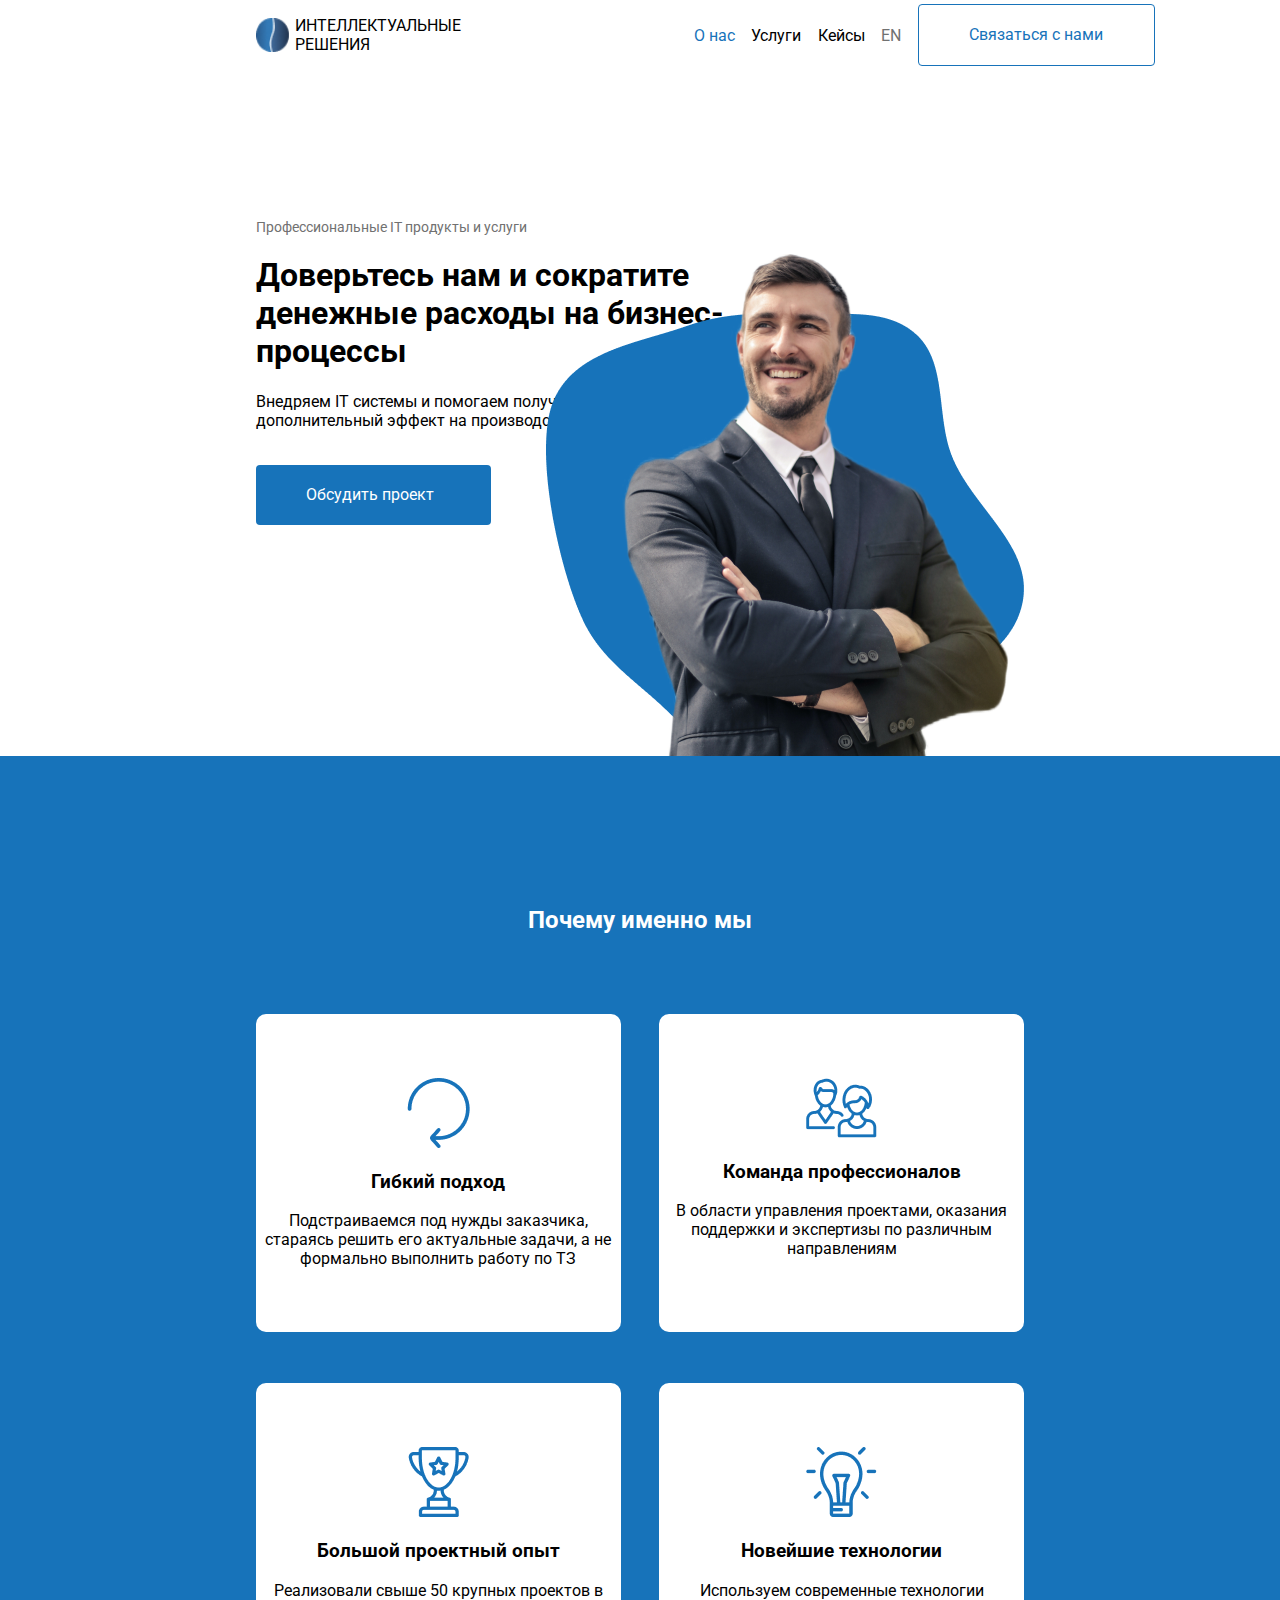
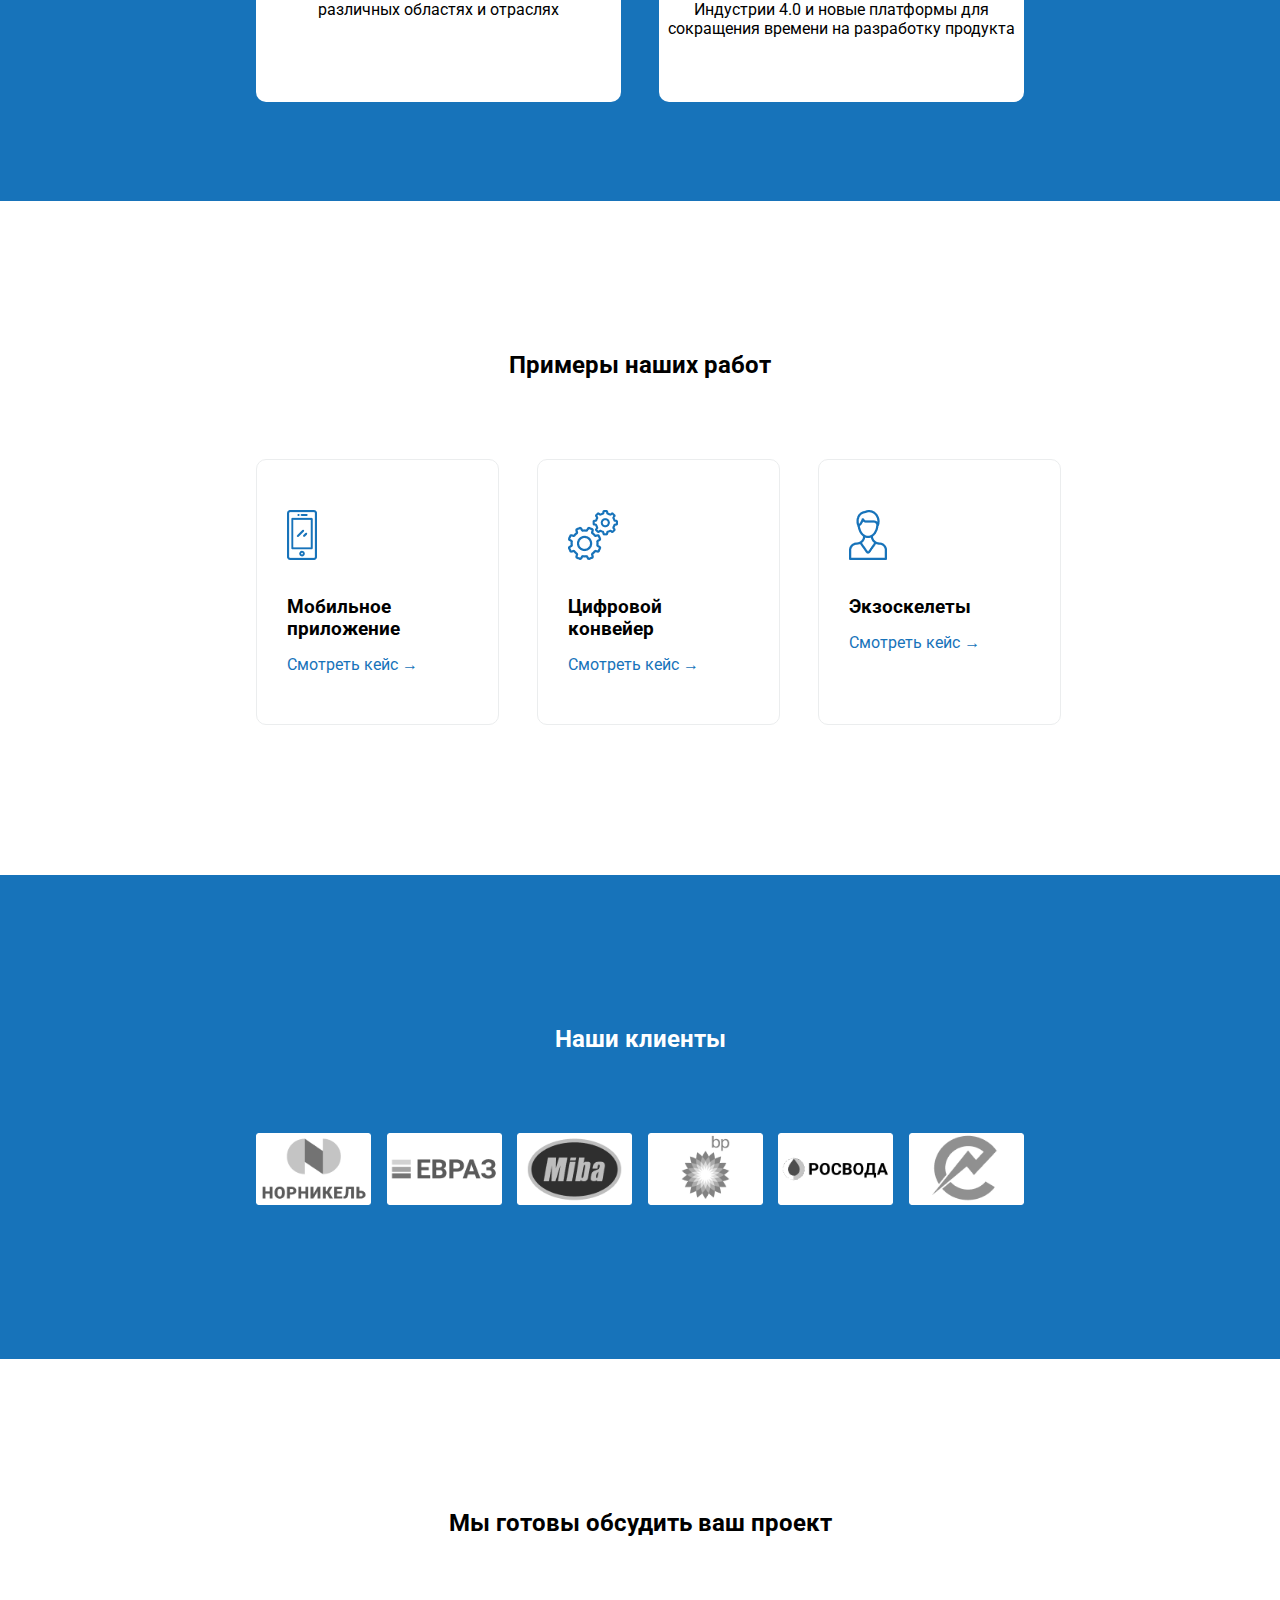
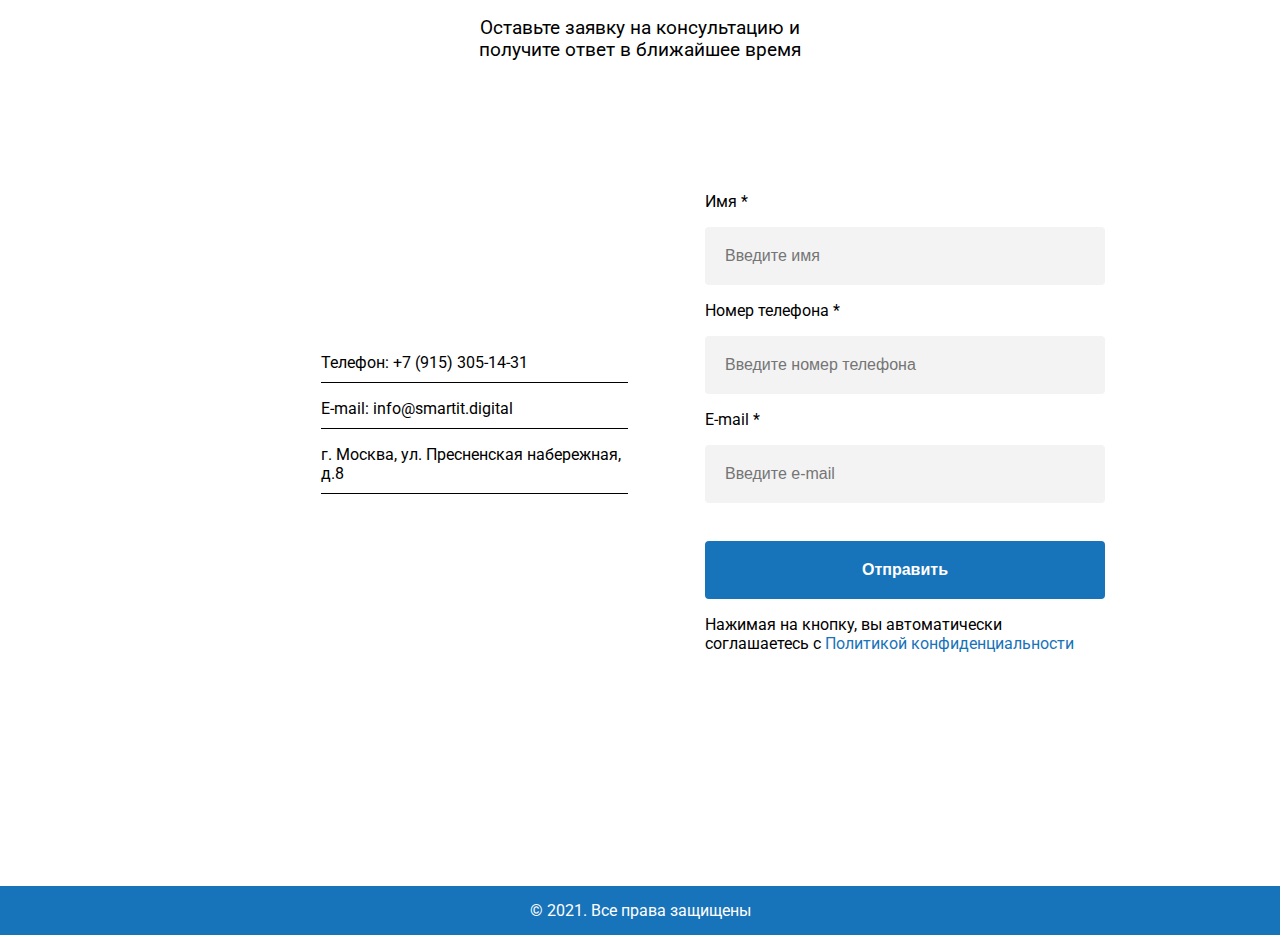
<file: index.html>
<!DOCTYPE html>
<html lang="en">

<head>
    <meta charset="UTF-8">
    <meta name="viewport" content="width=device-width, initial-scale=1.0">
    <title>О нас</title>
    <link rel="stylesheet" href="styles/index.css">
    <link rel="stylesheet" href="styles/common.css">
</head>

<body>
    <div class="header">
        <header>
            <div class="logo">
                <img src="images\Common\logo.png"><p>ИНТЕЛЛЕКТУАЛЬНЫЕ РЕШЕНИЯ</p>
            </div>
            <nav>
                <p class="here"><a href="index.html">О нас</a></p>
                <p><a href="Services.html">Услуги</a></p>
                <p><a href="Cases.html">Кейсы</a></p>
                <p class="language"><a href="">EN</a></p>
                <div class="css-modal-details">    
                    <details>
                        <summary><p>Связаться с нами</p></summary>
                        <div class="cmc">
                            <div class="cmt">
                                <section>
                                    <h3>Мы готовы ответить на ваши вопросы</h3>
                                    <p>Оставьте контактные данные, чтобы мы могли с вами связаться</p>
                                    <form>
                                        <p>Имя *</p>
                                        <input type="text" placeholder="Введите имя" id="input">
                                        <p>Номер телефона *</p>
                                        <input type="tel" placeholder="Введите номер телефона" id="input">
                                        <p>E-mail *</p>
                                        <input type="email" placeholder="Введите e-mail" id="input">
                                        <br><br><br>
                                        <input type="submit" value="Отправить" id="submit">
                                        <br><br><br>
                                        <p class="here">Нажимая на кнопку, вы автоматически соглашаетесь с <a href="Privacy_Policy.html">Политикой
                                                конфиденциальности</a></p>
                                    </form>
                                </section>        
                            </div>
                            <img src="images\Common\close.png">
                        </div>
                    </details>
                </div>
            </nav>
        </header>
        <section class="header_section">
            <div>
                <p>Профессиональные IT продукты и услуги</p>
                <h1>Доверьтесь нам и сократите денежные расходы на бизнес-процессы</h1>
                <p>Внедряем IT системы и помогаем получить дополнительный эффект на производстве</p>
                <br>
                <div class="css-modal-details2">    
                    <details>
                        <summary><p>Обсудить проект</p></summary>
                        <div class="cmc">
                            <div class="cmt">
                                <section>
                                    <h3>Мы готовы обсудить ваш проект</h3>
                                    <p>Оставьте заявку на консультацию и получите ответ в ближайшее время</p>
                                    <form>
                                        <p>Имя *</p>
                                        <input type="text" placeholder="Введите имя" id="input">
                                        <p>Номер телефона *</p>
                                        <input type="tel" placeholder="Введите номер телефона" id="input">
                                        <p>E-mail *</p>
                                        <input type="email" placeholder="Введите e-mail" id="input">
                                        <br><br><br>
                                        <input type="submit" value="Отправить" id="submit">
                                        <br><br><br>
                                        <p class="here">Нажимая на кнопку, вы автоматически соглашаетесь с <a href="Privacy_Policy.html">Политикой
                                                конфиденциальности</a></p>
                                    </form>
                                </section>        
                            </div>
                            <img src="images\Common\close.png">
                        </div>
                    </details>
                </div> 
                <img src="images\index\man.png">
            </div>
        </section>
    </div>
    <div class="advantages">
        <div>
            <h2>Почему именно мы</h2>
            <main>
                <section>
                    <p>
                        <img src="images\index\icon1.png">
                    </p>
                    <h3>Гибкий подход</h3>
                    <p>Подстраиваемся под нужды заказчика, стараясь решить его актуальные задачи, а не формально
                        выполнить
                        работу по ТЗ</p>
                </section>
                <section>
                    <p>
                        <img src="images\index\icon2.png">
                    </p>
                    <h3>Команда профессионалов</h3>
                    <p>В области управления проектами, оказания поддержки и экспертизы по различным направлениям</p>
                </section>
                <section>
                    <p>
                        <img src="images\index\icon3.png">
                    </p>
                    <h3>Большой проектный опыт</h3>
                    <p>Реализовали свыше 50 крупных проектов в различных областях и отраслях</p>
                </section>
                <section>
                    <p>
                        <img src="images\index\icon4.png">
                    </p>
                    <h3>Новейшие технологии</h3>
                    <p>Используем современные технологии Индустрии 4.0 и новые платформы для сокращения времени на
                        разработку продукта</p>
                </section>
            </main>
        </div>
    </div>
    <div class="examples">
        <div>
            <h2>Примеры наших работ</h2>
            <main>
                <section>
                    <h4>
                        <img src="images\index\icon5.png">
                    </h4>
                    <h3>Мобильное приложение</h3>
                    <p class="here"><a href="Cases.html">Смотреть кейс &rarr;</a></p>
                </section>
                <section>
                    <h4>
                        <img src="images\index\icon6.png">
                    </h4>
                    <h3>Цифровой конвейер</h3>
                    <p class="here"><a href="Cases.html">Смотреть кейс &rarr;</a></p>
                </section>
                <section>
                    <h4>
                        <img src="images\index\icon7.png">
                    </h4>
                    <h3>Экзоскелеты</h3>
                    <p class="here"><a href="Cases.html">Смотреть кейс &rarr;</a></p>
                </section>
            </main>
        </div>
    </div>
    <div class="customers">
        <section>
            <h2>Наши клиенты</h2>
            <div>
                <figure><img src="images\index\logo_nornikel.png"></figure>
                <figure><img src="images\index\logo_evraz.png"></figure>
                <figure><img src="images\index\logo_Miba.png"></figure>
                <figure><img src="images\index\logo_bp.png"></figure>
                <figure><img src="images\index\logo_rosvoda.png"></figure>
                <figure><img src="images\index\logo_electroneek.png"></figure>
            </div>
        </section>
    </div>
    <div class="form">
        <div>
            <h2>Мы готовы обсудить ваш проект</h2>
            <h3>Оставьте заявку на консультацию и получите ответ в ближайшее время</h3>
            <main>
                <section>
                    <p>Телефон: +7 (915) 305-14-31</p>
                    <p>E-mail: info@smartit.digital</p>
                    <p>г. Москва, ул. Пресненская набережная, д.8 ​</p>
                </section>
                <section>
                    <form>
                        <p>Имя *</p>
                        <input type="text" placeholder="Введите имя">
                        <p>Номер телефона *</p>
                        <input type="tel" placeholder="Введите номер телефона">
                        <p>E-mail *</p>
                        <input type="email" placeholder="Введите e-mail">
                        <br><br><br>
                        <input type="submit" value="Отправить" id="submit">
                        <p class="here">Нажимая на кнопку, вы автоматически соглашаетесь с <a
                                href="Privacy_Policy.html">Политикой
                                конфиденциальности</a></p>
                    </form>
                </section>
            </main>
        </div>
    </div>
    <div class="footer">
        <footer>
            <p>© 2021. Все права защищены</p>
        </footer>
    </div>
</body>

</html>
</file>
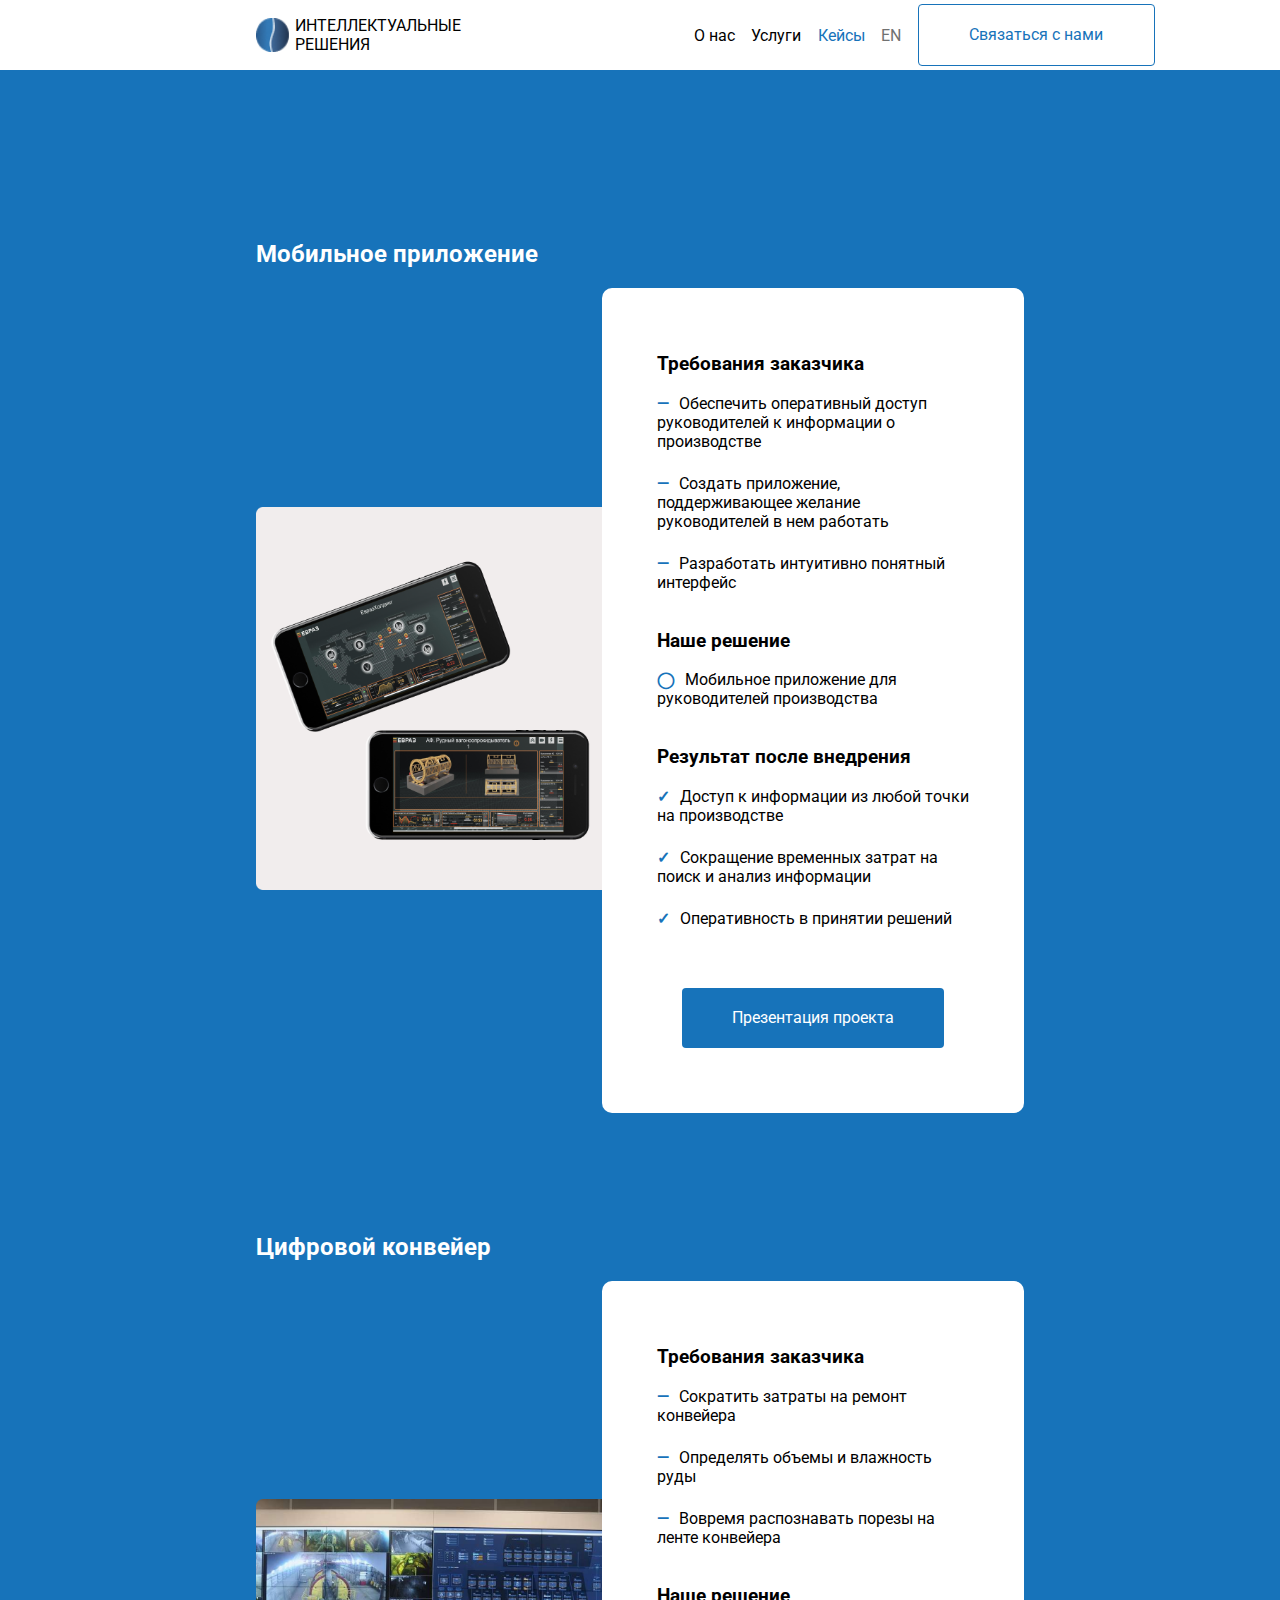
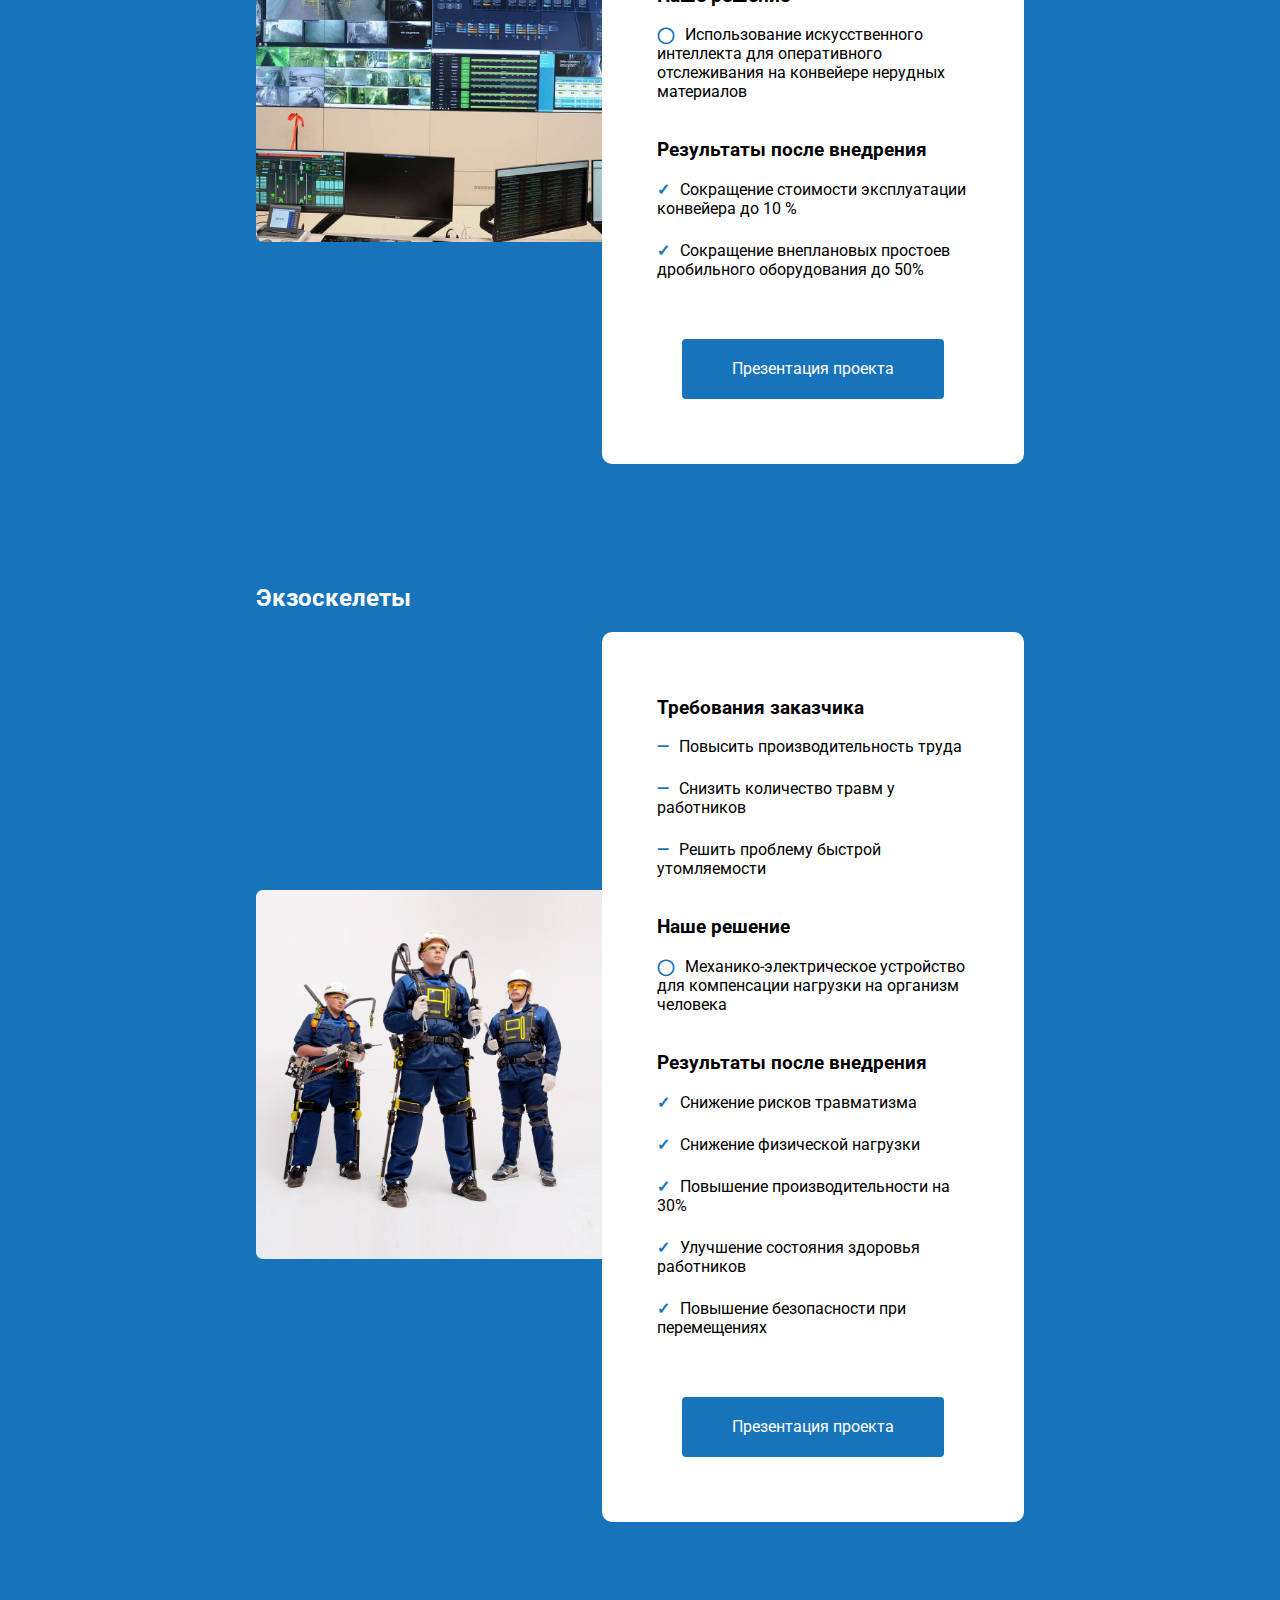
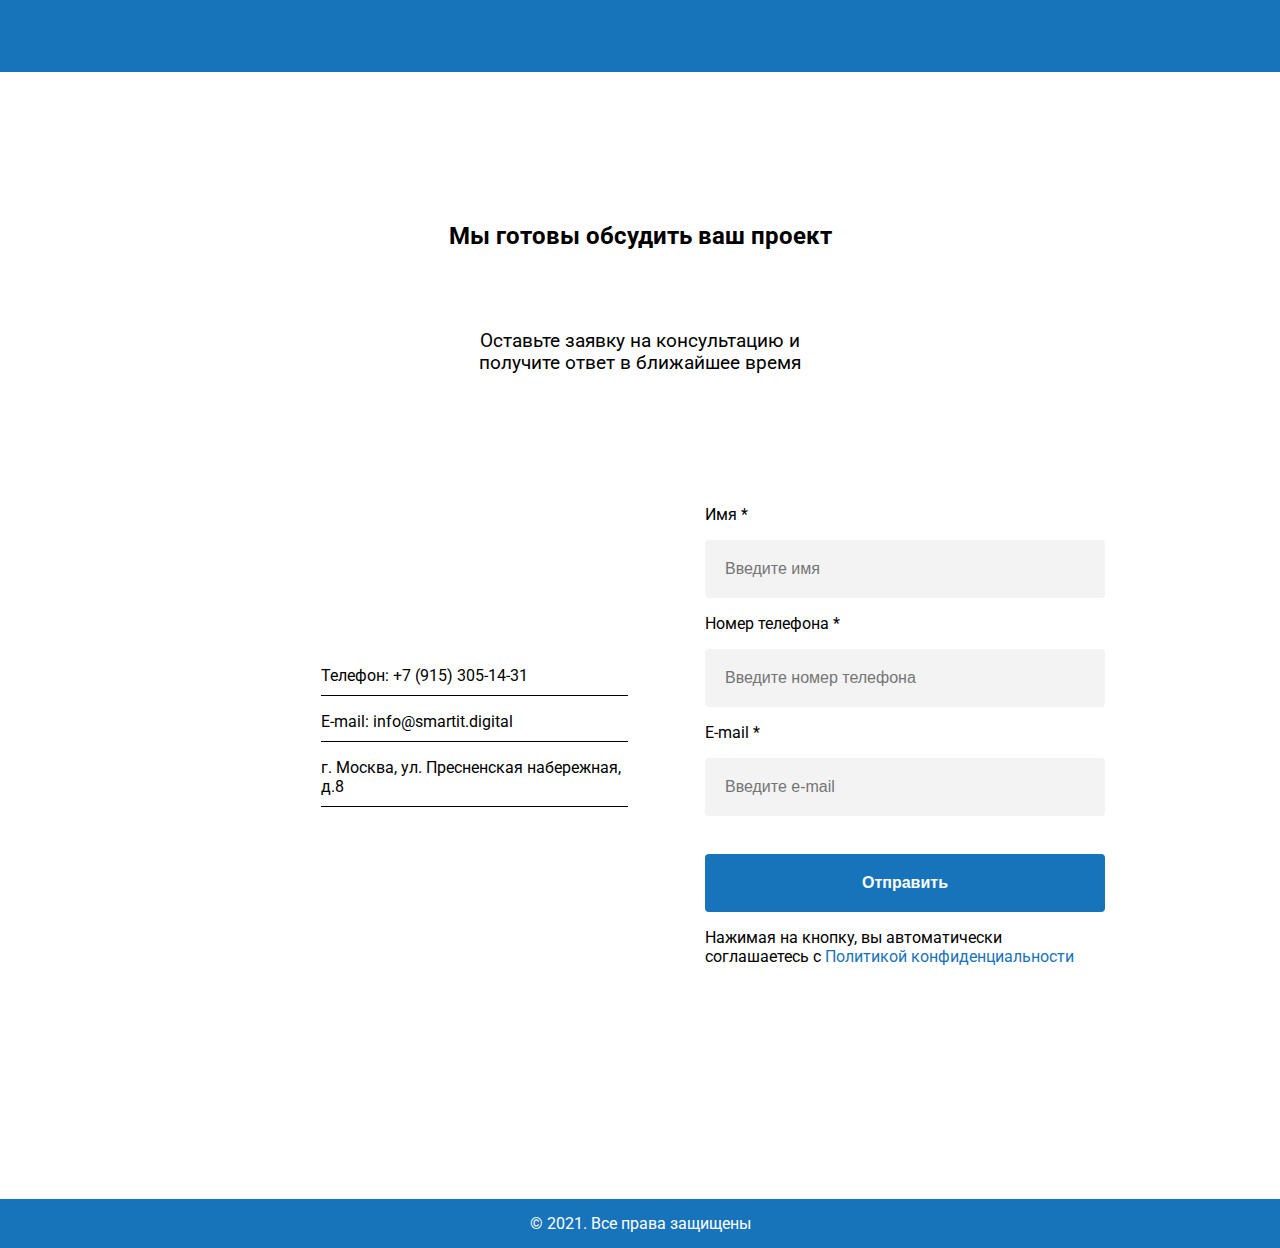
<file: Cases.html>
<!DOCTYPE html>
<html lang="en">

<head>
    <meta charset="UTF-8">
    <meta name="viewport" content="width=device-width, initial-scale=1.0">
    <title>Кейсы</title>
    <link rel="stylesheet" href="styles/Cases.css">
    <link rel="stylesheet" href="styles/common.css">
</head>

<body>
    <div class="header">
        <header>
            <div class="logo">
                <img src="images\Common\logo.png">
                <p>ИНТЕЛЛЕКТУАЛЬНЫЕ РЕШЕНИЯ</p>
            </div>
            <nav>
                <p><a href="index.html">О нас</a></p>
                <p><a href="Services.html">Услуги</a></p>
                <p class="here"><a href="Cases.html">Кейсы</a></p>
                <p class="language"><a href="">EN</a></p>
                <div class="css-modal-details">
                    <details>
                        <summary>
                            <p>Связаться с нами</p>
                        </summary>
                        <div class="cmc">
                            <div class="cmt">
                                <section>
                                    <h3>Мы готовы ответить на ваши вопросы</h3>
                                    <p>Оставьте контактные данные, чтобы мы могли с вами связаться</p>
                                    <form>
                                        <p>Имя *</p>
                                        <input type="text" placeholder="Введите имя" id="input">
                                        <p>Номер телефона *</p>
                                        <input type="tel" placeholder="Введите номер телефона" id="input">
                                        <p>E-mail *</p>
                                        <input type="email" placeholder="Введите e-mail" id="input">
                                        <br><br><br>
                                        <input type="submit" value="Отправить" id="submit">
                                        <br><br><br>
                                        <p class="here">Нажимая на кнопку, вы автоматически соглашаетесь с <a
                                                href="Privacy_Policy.html">Политикой
                                                конфиденциальности</a></p>
                                    </form>
                                </section>
                            </div>
                            <img src="images\Common\close.png">
                        </div>
                    </details>
                </div>
            </nav>
        </header>
    </div>
    <div class="cases">
        <main>
            <section class="case1">
                <h2>Мобильное приложение</h2>
                <main>
                    <figure><img src="images\Cases\image1.png"></figure>
                    <section>
                        <div>
                            <h3>Требования заказчика</h3>
                            <ol>
                                <li><span>&#8212;</span>Обеспечить оперативный доступ руководителей к информации о
                                    производстве
                                </li>
                                <li><span>&#8212;</span>Создать приложение, поддерживающее желание руководителей в нем
                                    работать
                                </li>
                                <li><span>&#8212;</span>Разработать интуитивно понятный интерфейс</li>
                            </ol>
                            <h3>Наше решение</h3>
                            <ol>
                                <li><span>&#9711;</span>Мобильное приложение для руководителей производства</li>
                            </ol>
                            <h3>Результат после внедрения</h3>
                            <ol>
                                <li><span>&#10003;</span>Доступ к информации из любой точки на производстве</li>
                                <li><span>&#10003;</span>Сокращение временных затрат на поиск и анализ информации</li>
                                <li><span>&#10003;</span>Оперативность в принятии решений</li>
                            </ol>
                        </div>
                        <div class="css-modal-details2">
                            <details>
                                <summary>
                                    <p>Презентация проекта</p>
                                </summary>
                                <div class="cmc">
                                    <div class="cmt">
                                        <img src="images\Cases\modal_image1.png">
                                        <section>
                                            <h3>Мы готовы обсудить ваш проект</h3>
                                            <p>Оставьте заявку на консультацию и получите ответ в ближайшее время
                                            </p>
                                            <form>
                                                <p>Имя *</p>
                                                <input type="text" placeholder="Введите имя" id="input">
                                                <p>E-mail *</p>
                                                <input type="email" placeholder="Введите e-mail" id="input">
                                                <br><br><br>
                                                <input type="submit" value="Отправить" id="submit">
                                                <p class="here">Нажимая на кнопку, вы автоматически соглашаетесь с
                                                    <a href="Privacy_Policy.html">Политикой
                                                        конфиденциальности</a>
                                                </p>
                                            </form>
                                        </section>
                                    </div>
                                    <img src="images\Common\close.png">
                                </div>
                            </details>
                        </div>
                    </section>
                </main>
            </section>
            <section class="case2">
                <h2>Цифровой конвейер</h2>
                <main>
                    <figure><img src="images\Cases\image2.png"></figure>
                    <section>
                        <div>
                            <h3>Требования заказчика</h3>
                            <ol>
                                <li><span>&#8212;</span>Сократить затраты на ремонт конвейера</li>
                                <li><span>&#8212;</span>Определять объемы и влажность руды</li>
                                <li><span>&#8212;</span>Вовремя распознавать порезы на ленте конвейера</li>
                            </ol>
                            <h3>Наше решение</h3>
                            <ol>
                                <li><span>&#9711;</span>Использование искусственного интеллекта для оперативного
                                    отслеживания на
                                    конвейере нерудных материалов</li>
                            </ol>
                            <h3>Результаты после внедрения</h3>
                            <ol>
                                <li><span>&#10003;</span>Сокращение стоимости эксплуатации конвейера до 10 %</li>
                                <li><span>&#10003;</span>Сокращение внеплановых простоев дробильного оборудования до 50%
                                </li>
                            </ol>
                        </div>
                        <div class="css-modal-details2">
                            <details>
                                <summary>
                                    <p>Презентация проекта</p>
                                </summary>
                                <div class="cmc">
                                    <div class="cmt">
                                        <img src="images\Cases\modal_image2.png">
                                        <section>
                                            <h3>Мы готовы обсудить ваш проект</h3>
                                            <p>Оставьте заявку на консультацию и получите ответ в ближайшее время
                                            </p>
                                            <form>
                                                <p>Имя *</p>
                                                <input type="text" placeholder="Введите имя" id="input">
                                                <p>E-mail *</p>
                                                <input type="email" placeholder="Введите e-mail" id="input">
                                                <br><br><br>
                                                <input type="submit" value="Отправить" id="submit">
                                                <p class="here">Нажимая на кнопку, вы автоматически соглашаетесь с
                                                    <a href="Privacy_Policy.html">Политикой
                                                        конфиденциальности</a>
                                                </p>
                                            </form>
                                        </section>
                                    </div>
                                    <img src="images\Common\close.png">
                                </div>
                            </details>
                        </div>
                    </section>
                </main>
            </section>
            <section class="case3">
                <h2>Экзоскелеты</h2>
                <main>
                    <figure><img src="images\Cases\image3.png"></figure>
                    <section>
                        <div>
                            <h3>Требования заказчика</h3>
                            <ol>
                                <li><span>&#8212;</span>Повысить производительность труда</li>
                                <li><span>&#8212;</span>Снизить количество травм у работников</li>
                                <li><span>&#8212;</span>Решить проблему быстрой утомляемости</li>
                            </ol>
                            <h3>Наше решение</h3>
                            <ol>
                                <li><span>&#9711;</span>Механико-электрическое устройство для компенсации нагрузки на
                                    организм
                                    человека</li>
                            </ol>
                            <h3>Результаты после внедрения</h3>
                            <ol>
                                <li><span>&#10003;</span>Снижение рисков травматизма</li>
                                <li><span>&#10003;</span>Снижение физической нагрузки</li>
                                <li><span>&#10003;</span>Повышение производительности на 30%</li>
                                <li><span>&#10003;</span>Улучшение состояния здоровья работников</li>
                                <li><span>&#10003;</span>Повышение безопасности при перемещениях</li>
                            </ol>
                        </div>
                        <div class="css-modal-details2">
                            <details>
                                <summary>
                                    <p>Презентация проекта</p>
                                </summary>
                                <div class="cmc">
                                    <div class="cmt">
                                        <img src="images\Cases\modal_image3.png">
                                        <section>
                                            <h3>Мы готовы обсудить ваш проект</h3>
                                            <p>Оставьте заявку на консультацию и получите ответ в ближайшее время
                                            </p>
                                            <form>
                                                <p>Имя *</p>
                                                <input type="text" placeholder="Введите имя" id="input">
                                                <p>E-mail *</p>
                                                <input type="email" placeholder="Введите e-mail" id="input">
                                                <br><br><br>
                                                <input type="submit" value="Отправить" id="submit">
                                                <p class="here">Нажимая на кнопку, вы автоматически соглашаетесь с
                                                    <a href="Privacy_Policy.html">Политикой
                                                        конфиденциальности</a>
                                                </p>
                                            </form>
                                        </section>
                                    </div>
                                    <img src="images\Common\close.png">
                                </div>
                            </details>
                        </div>
                    </section>
                </main>
            </section>
        </main>
    </div>
    <div class="form">
        <div>
            <h2>Мы готовы обсудить ваш проект</h2>
            <h3>Оставьте заявку на консультацию и получите ответ в ближайшее время</h3>
            <main>
                <section>
                    <p>Телефон: +7 (915) 305-14-31</p>
                    <p>E-mail: info@smartit.digital</p>
                    <p>г. Москва, ул. Пресненская набережная, д.8 ​</p>
                </section>
                <section>
                    <form>
                        <p>Имя *</p>
                        <input type="text" placeholder="Введите имя">
                        <p>Номер телефона *</p>
                        <input type="tel" placeholder="Введите номер телефона">
                        <p>E-mail *</p>
                        <input type="email" placeholder="Введите e-mail">
                        <br><br><br>
                        <input type="submit" value="Отправить" id="submit">
                        <p class="here">Нажимая на кнопку, вы автоматически соглашаетесь с <a
                                href="Privacy_Policy.html">Политикой
                                конфиденциальности</a></p>
                    </form>
                </section>
            </main>
        </div>
    </div>
    <div class="footer">
        <footer>
            <p>© 2021. Все права защищены</p>
        </footer>
    </div>
</body>

</html>
</file>
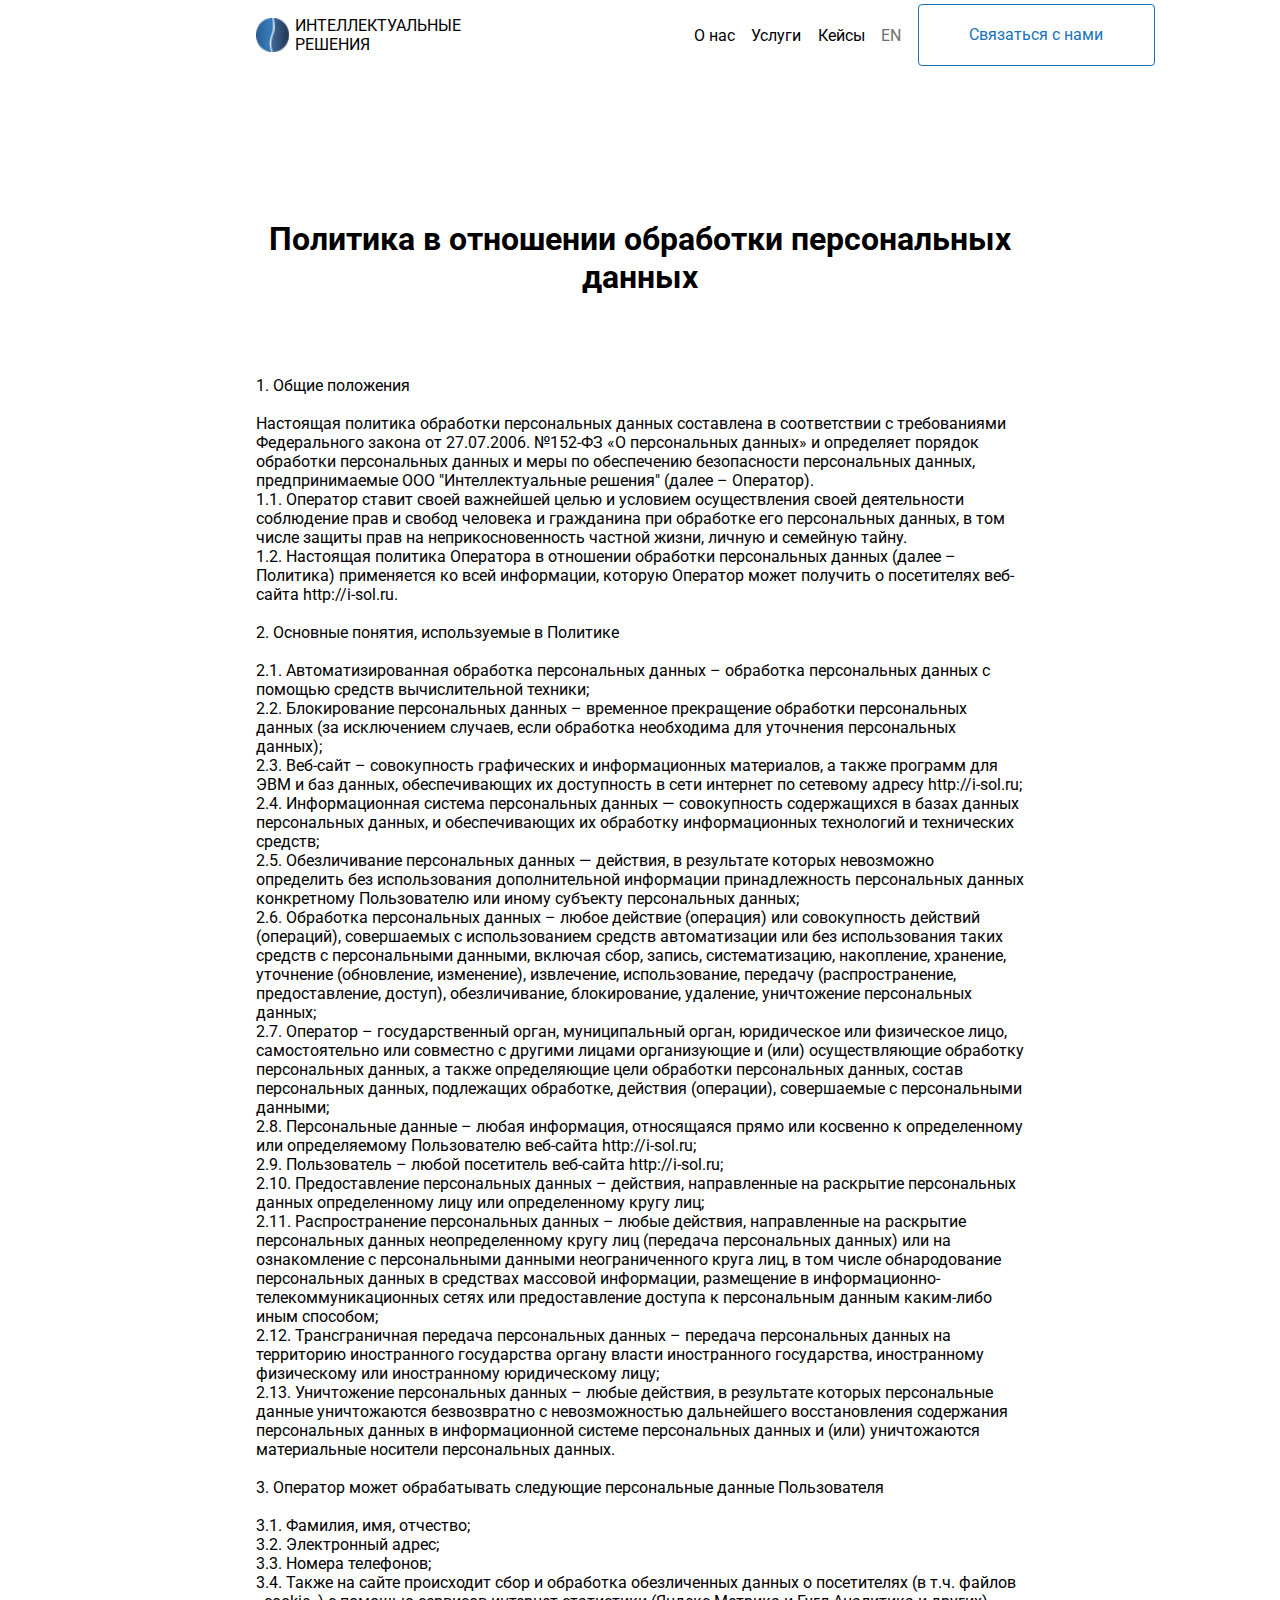
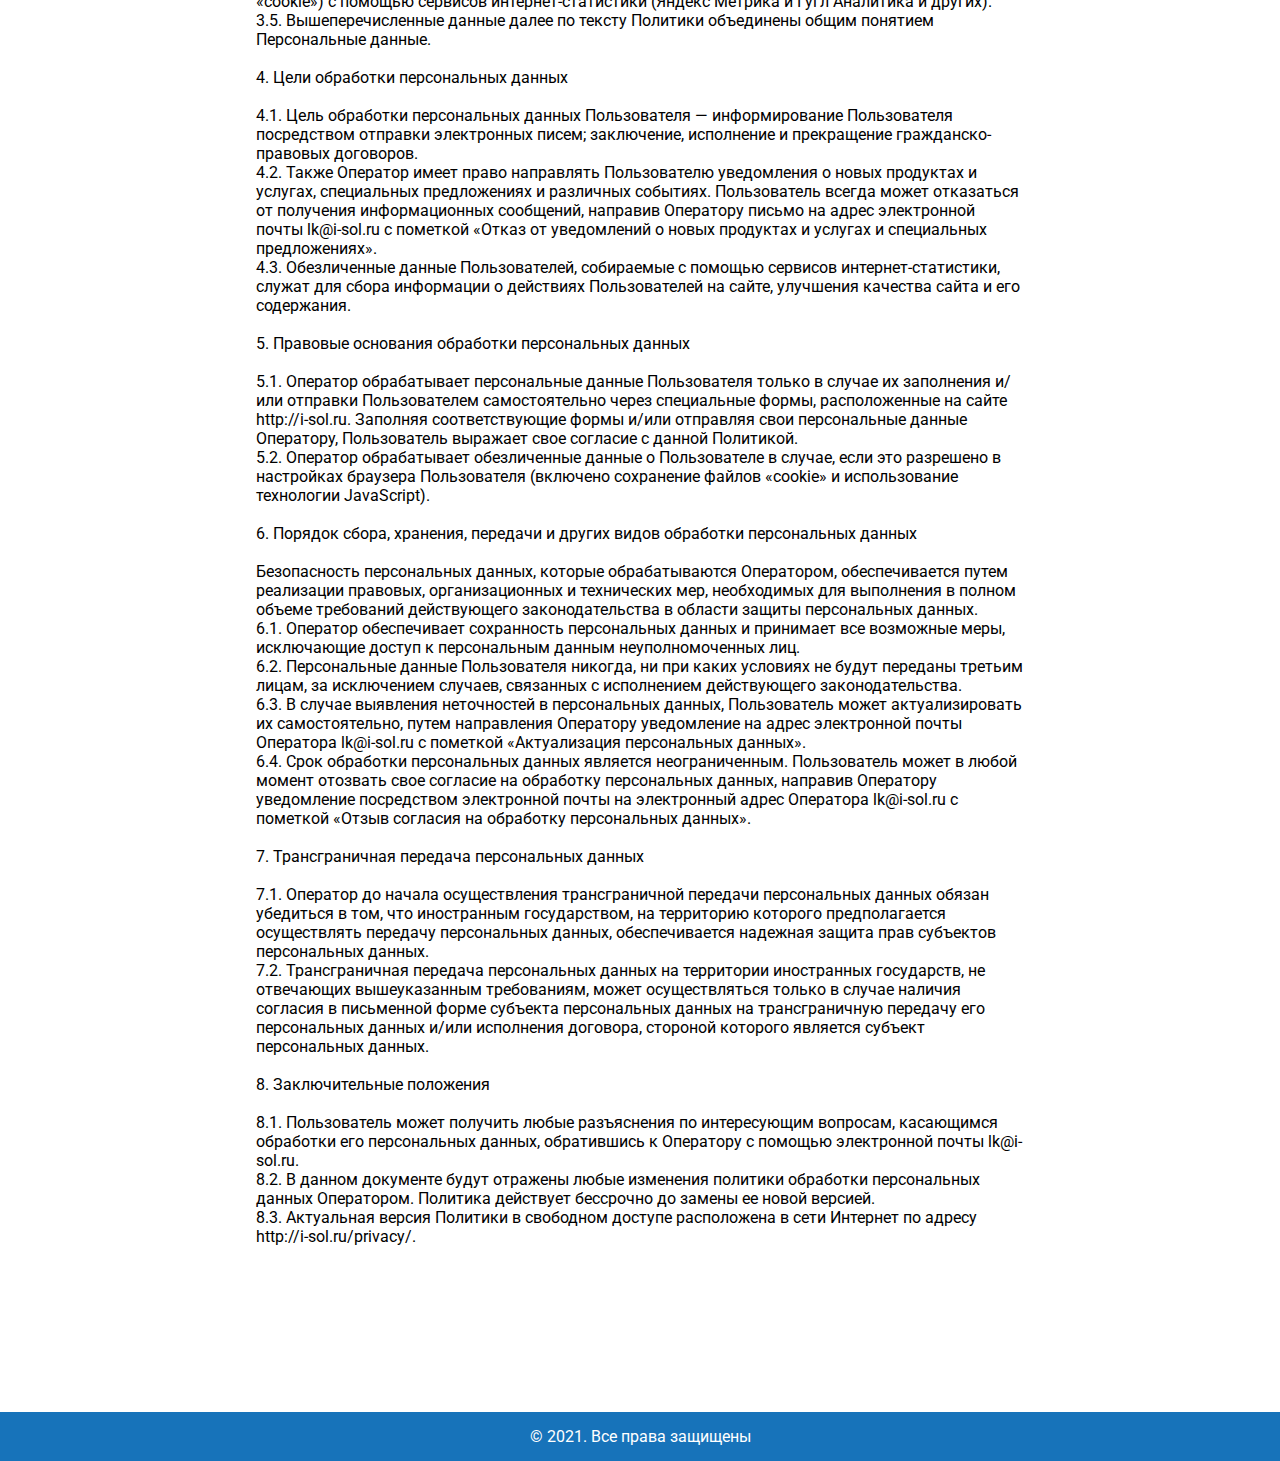
<file: Privacy_Policy.html>
<!DOCTYPE html>
<html lang="en">

<head>
    <meta charset="UTF-8">
    <meta name="viewport" content="width=device-width, initial-scale=1.0">
    <title>Политика конфиденциальности</title>
    <link rel="stylesheet" href="styles/Privacy_Policy.css">
    <link rel="stylesheet" href="styles/common.css">
</head>

<body>
    <div class="header">
        <header>
            <div class="logo">
                <img src="images\Common\logo.png"><p>ИНТЕЛЛЕКТУАЛЬНЫЕ РЕШЕНИЯ</p>
            </div>
            <nav>
                <p><a href="index.html">О нас</a></p>
                <p><a href="Services.html">Услуги</a></p>
                <p><a href="Cases.html">Кейсы</a></p>
                <p class="language"><a href="">EN</a></p>
                <div class="css-modal-details">    
                    <details>
                        <summary><p>Связаться с нами</p></summary>
                        <div class="cmc">
                            <div class="cmt">
                                <section>
                                    <h3>Мы готовы ответить на ваши вопросы</h3>
                                    <p>Оставьте контактные данные, чтобы мы могли с вами связаться</p>
                                    <form>
                                        <p>Имя *</p>
                                        <input type="text" placeholder="Введите имя" id="input">
                                        <p>Номер телефона *</p>
                                        <input type="tel" placeholder="Введите номер телефона" id="input">
                                        <p>E-mail *</p>
                                        <input type="email" placeholder="Введите e-mail" id="input">
                                        <br><br><br>
                                        <input type="submit" value="Отправить" id="submit">
                                        <br><br><br>
                                        <p class="here">Нажимая на кнопку, вы автоматически соглашаетесь с <a href="Privacy_Policy.html">Политикой
                                                конфиденциальности</a></p>
                                    </form>
                                </section>        
                            </div>
                            <img src="images\Common\close.png">
                        </div>
                    </details>
                </div>
            </nav>
        </header>
    </div>
    <div class="body">
        <section>
            <h1>Политика в отношении обработки персональных данных</h1>
            <p>1. Общие положения <br><br>
                Настоящая политика обработки персональных данных составлена в соответствии с требованиями Федерального
                закона от 27.07.2006. №152-ФЗ «О персональных данных» и определяет порядок обработки персональных данных
                и
                меры по обеспечению безопасности персональных данных, предпринимаемые ООО "Интеллектуальные решения"
                (далее
                – Оператор).<br>
                1.1. Оператор ставит своей важнейшей целью и условием осуществления своей деятельности соблюдение прав и
                свобод человека и гражданина при обработке его персональных данных, в том числе защиты прав на
                неприкосновенность частной жизни, личную и семейную тайну.<br>
                1.2. Настоящая политика Оператора в отношении обработки персональных данных (далее – Политика)
                применяется
                ко всей информации, которую Оператор может получить о посетителях веб-сайта http://i-sol.ru.<br><br>
                2. Основные понятия, используемые в Политике <br><br>
                2.1. Автоматизированная обработка персональных данных – обработка персональных данных с помощью средств
                вычислительной техники;<br>
                2.2. Блокирование персональных данных – временное прекращение обработки персональных данных (за
                исключением
                случаев, если обработка необходима для уточнения персональных данных);<br>
                2.3. Веб-сайт – совокупность графических и информационных материалов, а также программ для ЭВМ и баз
                данных,
                обеспечивающих их доступность в сети интернет по сетевому адресу http://i-sol.ru;<br>
                2.4. Информационная система персональных данных — совокупность содержащихся в базах данных персональных
                данных, и обеспечивающих их обработку информационных технологий и технических средств;<br>
                2.5. Обезличивание персональных данных — действия, в результате которых невозможно определить без
                использования дополнительной информации принадлежность персональных данных конкретному Пользователю или
                иному субъекту персональных данных;<br>
                2.6. Обработка персональных данных – любое действие (операция) или совокупность действий (операций),
                совершаемых с использованием средств автоматизации или без использования таких средств с персональными
                данными, включая сбор, запись, систематизацию, накопление, хранение, уточнение (обновление, изменение),
                извлечение, использование, передачу (распространение, предоставление, доступ), обезличивание,
                блокирование,
                удаление, уничтожение персональных данных;<br>
                2.7. Оператор – государственный орган, муниципальный орган, юридическое или физическое лицо,
                самостоятельно
                или совместно с другими лицами организующие и (или) осуществляющие обработку персональных данных, а
                также
                определяющие цели обработки персональных данных, состав персональных данных, подлежащих обработке,
                действия
                (операции), совершаемые с персональными данными;<br>
                2.8. Персональные данные – любая информация, относящаяся прямо или косвенно к определенному или
                определяемому Пользователю веб-сайта http://i-sol.ru;<br>
                2.9. Пользователь – любой посетитель веб-сайта http://i-sol.ru;<br>
                2.10. Предоставление персональных данных – действия, направленные на раскрытие персональных данных
                определенному лицу или определенному кругу лиц;<br>
                2.11. Распространение персональных данных – любые действия, направленные на раскрытие персональных
                данных
                неопределенному кругу лиц (передача персональных данных) или на ознакомление с персональными данными
                неограниченного круга лиц, в том числе обнародование персональных данных в средствах массовой
                информации,
                размещение в информационно-телекоммуникационных сетях или предоставление доступа к персональным данным
                каким-либо иным способом;<br>
                2.12. Трансграничная передача персональных данных – передача персональных данных на территорию
                иностранного
                государства органу власти иностранного государства, иностранному физическому или иностранному
                юридическому
                лицу;<br>
                2.13. Уничтожение персональных данных – любые действия, в результате которых персональные данные
                уничтожаются безвозвратно с невозможностью дальнейшего восстановления содержания персональных данных в
                информационной системе персональных данных и (или) уничтожаются материальные носители персональных
                данных.<br><br>
                3. Оператор может обрабатывать следующие персональные данные Пользователя <br><br>
                3.1. Фамилия, имя, отчество;<br>
                3.2. Электронный адрес;<br>
                3.3. Номера телефонов;<br>
                3.4. Также на сайте происходит сбор и обработка обезличенных данных о посетителях (в т.ч. файлов
                «cookie») с
                помощью сервисов интернет-статистики (Яндекс Метрика и Гугл Аналитика и других).<br>
                3.5. Вышеперечисленные данные далее по тексту Политики объединены общим понятием Персональные
                данные.<br><br>
                4. Цели обработки персональных данных <br><br>
                4.1. Цель обработки персональных данных Пользователя — информирование Пользователя посредством отправки
                электронных писем; заключение, исполнение и прекращение гражданско-правовых договоров.<br>
                4.2. Также Оператор имеет право направлять Пользователю уведомления о новых продуктах и услугах,
                специальных
                предложениях и различных событиях. Пользователь всегда может отказаться от получения информационных
                сообщений, направив Оператору письмо на адрес электронной почты lk@i-sol.ru с пометкой «Отказ от
                уведомлений
                о новых продуктах и услугах и специальных предложениях».<br>
                4.3. Обезличенные данные Пользователей, собираемые с помощью сервисов интернет-статистики, служат для
                сбора
                информации о действиях Пользователей на сайте, улучшения качества сайта и его содержания.<br><br>
                5. Правовые основания обработки персональных данных <br><br>
                5.1. Оператор обрабатывает персональные данные Пользователя только в случае их заполнения и/или отправки
                Пользователем самостоятельно через специальные формы, расположенные на сайте http://i-sol.ru. Заполняя
                соответствующие формы и/или отправляя свои персональные данные Оператору, Пользователь выражает свое
                согласие с данной Политикой.<br>
                5.2. Оператор обрабатывает обезличенные данные о Пользователе в случае, если это разрешено в настройках
                браузера Пользователя (включено сохранение файлов «cookie» и использование технологии
                JavaScript).<br><br>
                6. Порядок сбора, хранения, передачи и других видов обработки персональных данных<br> <br>Безопасность
                персональных
                данных, которые обрабатываются Оператором, обеспечивается путем реализации правовых, организационных и
                технических мер, необходимых для выполнения в полном объеме требований действующего законодательства в
                области защиты персональных данных.<br>
                6.1. Оператор обеспечивает сохранность персональных данных и принимает все возможные меры, исключающие
                доступ к персональным данным неуполномоченных лиц.<br>
                6.2. Персональные данные Пользователя никогда, ни при каких условиях не будут переданы третьим лицам, за
                исключением случаев, связанных с исполнением действующего законодательства.<br>
                6.3. В случае выявления неточностей в персональных данных, Пользователь может актуализировать их
                самостоятельно, путем направления Оператору уведомление на адрес электронной почты Оператора lk@i-sol.ru
                с
                пометкой «Актуализация персональных данных».<br>
                6.4. Срок обработки персональных данных является неограниченным. Пользователь может в любой момент
                отозвать
                свое согласие на обработку персональных данных, направив Оператору уведомление посредством электронной
                почты
                на электронный адрес Оператора lk@i-sol.ru с пометкой «Отзыв согласия на обработку персональных
                данных».<br><br>
                7. Трансграничная передача персональных данных <br><br>
                7.1. Оператор до начала осуществления трансграничной передачи персональных данных обязан убедиться в
                том,
                что иностранным государством, на территорию которого предполагается осуществлять передачу персональных
                данных, обеспечивается надежная защита прав субъектов персональных данных.<br>
                7.2. Трансграничная передача персональных данных на территории иностранных государств, не отвечающих
                вышеуказанным требованиям, может осуществляться только в случае наличия согласия в письменной форме
                субъекта
                персональных данных на трансграничную передачу его персональных данных и/или исполнения договора,
                стороной
                которого является субъект персональных данных.<br><br>
                8. Заключительные положения <br><br>
                8.1. Пользователь может получить любые разъяснения по интересующим вопросам, касающимся обработки его
                персональных данных, обратившись к Оператору с помощью электронной почты lk@i-sol.ru.<br>
                8.2. В данном документе будут отражены любые изменения политики обработки персональных данных
                Оператором.
                Политика действует бессрочно до замены ее новой версией.<br>
                8.3. Актуальная версия Политики в свободном доступе расположена в сети Интернет по адресу
                http://i-sol.ru/privacy/.</p>
        </section>
    </div>
    <div class="footer">
        <footer>
            <p>© 2021. Все права защищены</p>
        </footer>
    </div>
</body>

</html>
</file>
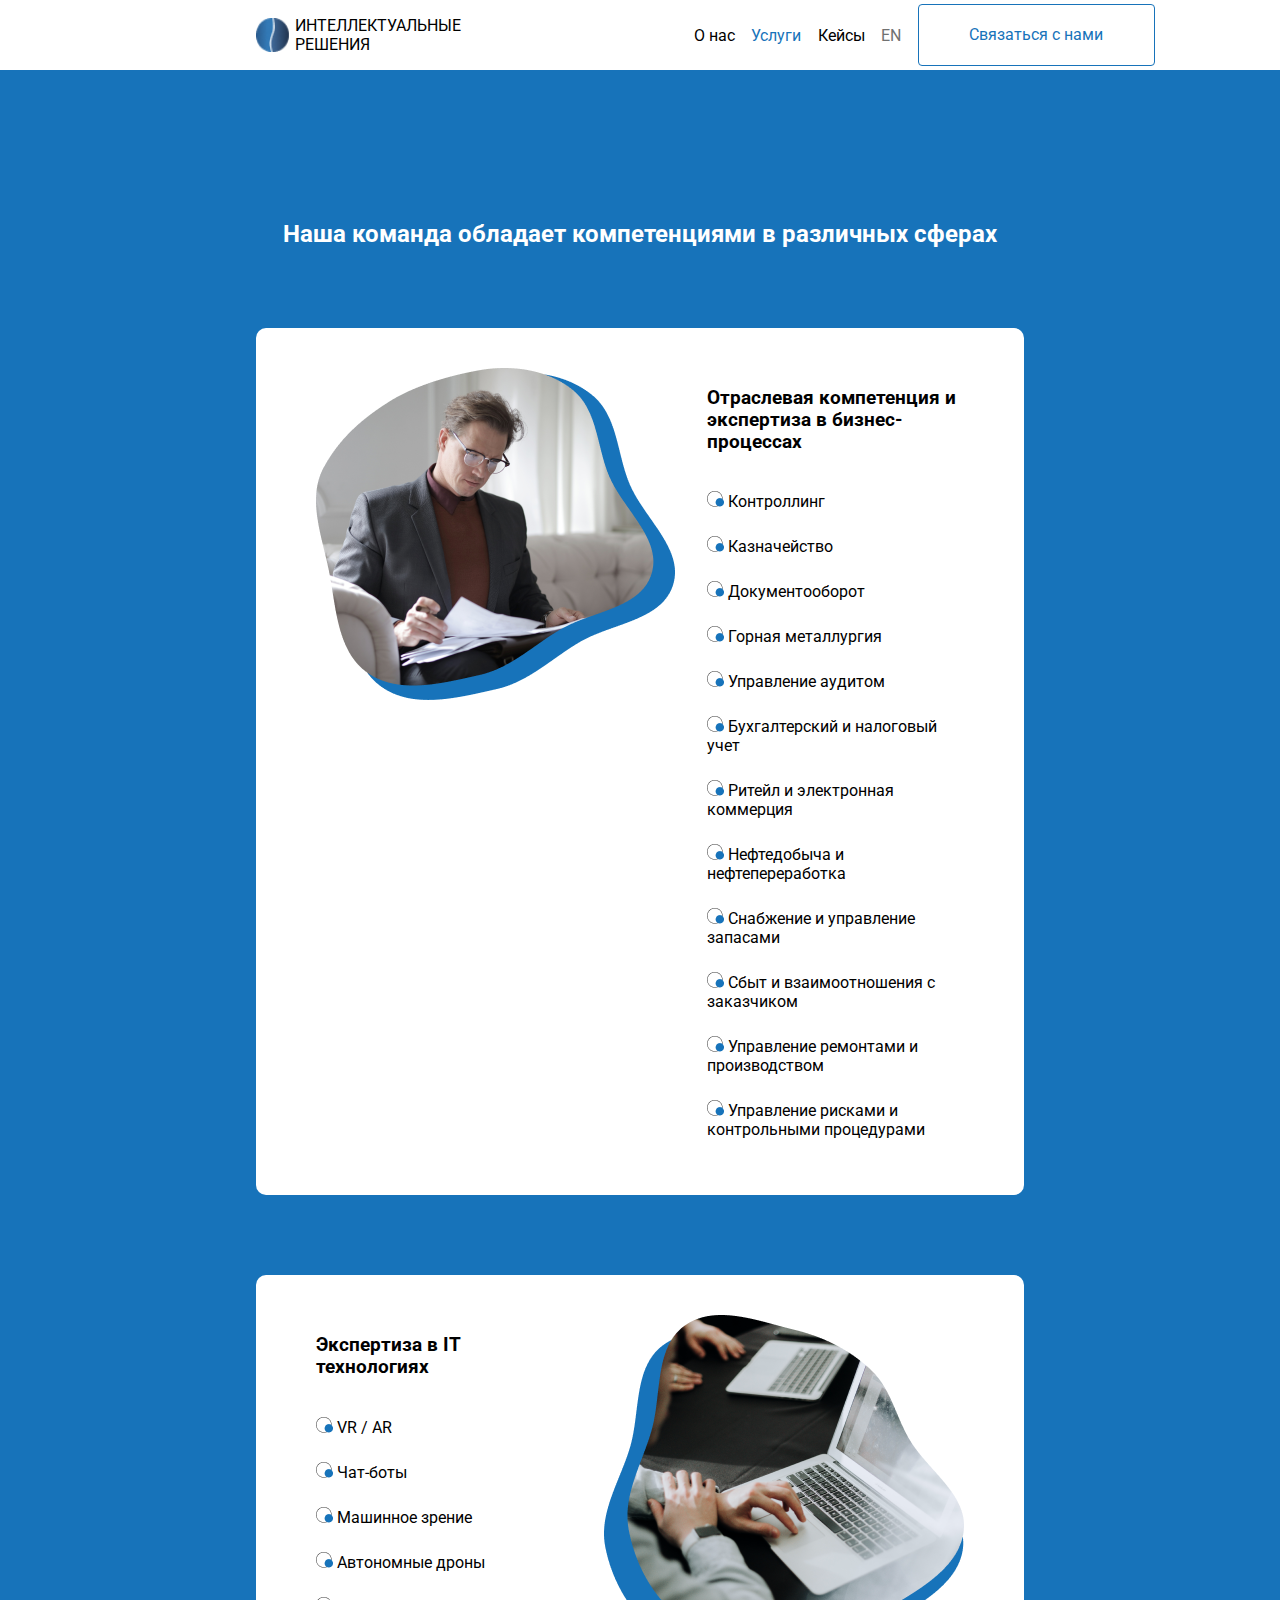
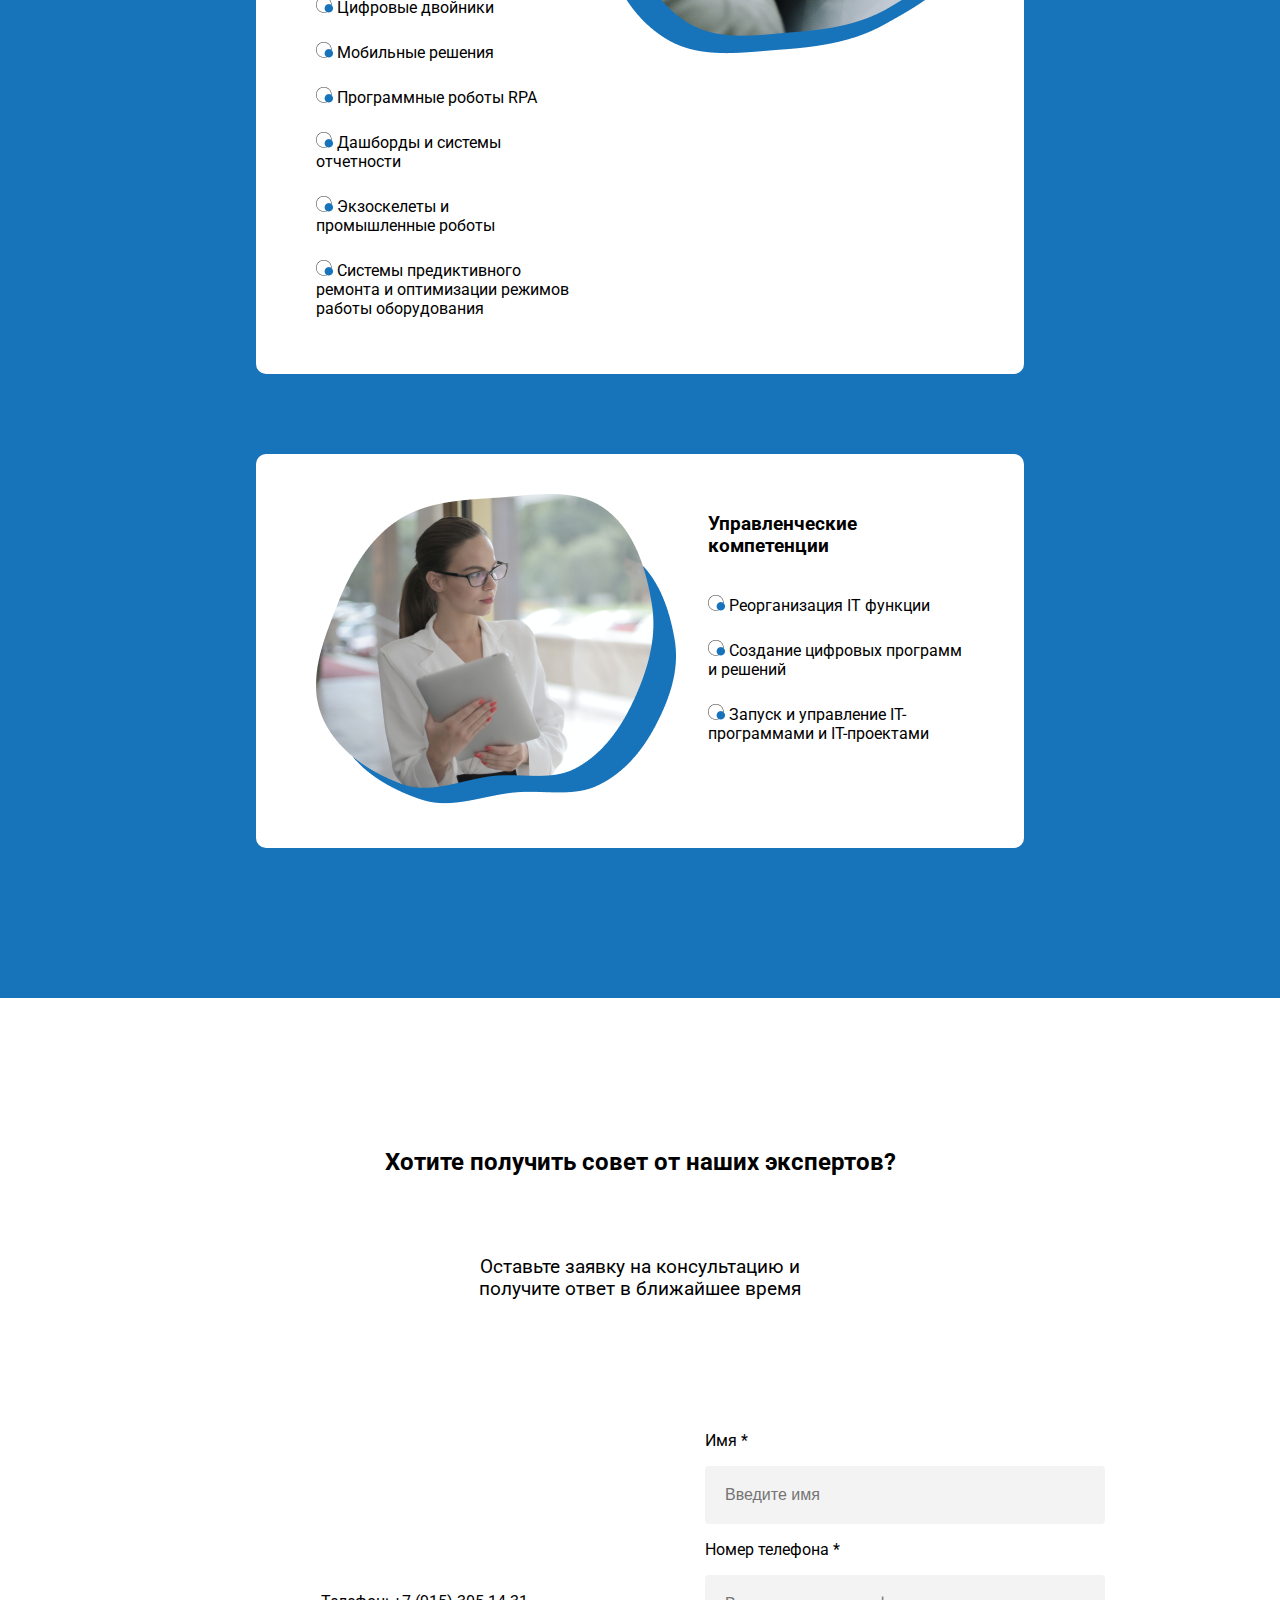
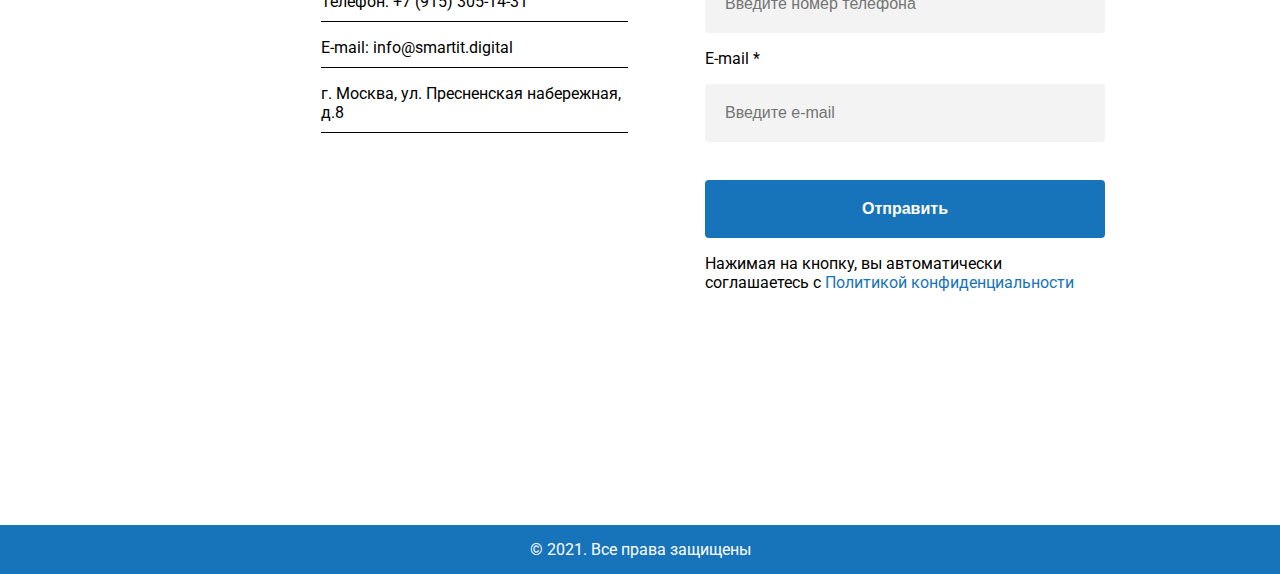
<file: Services.html>
<!DOCTYPE html>
<html lang="en">

<head>
    <meta charset="UTF-8">
    <meta name="viewport" content="width=device-width, initial-scale=1.0">
    <title>Услуги</title>
    <link rel="stylesheet" href="styles/Services.css">
    <link rel="stylesheet" href="styles/common.css">
</head>

<body>
    <div class="header">
        <header>
            <div class="logo">
                <img src="images\Common\logo.png"><p>ИНТЕЛЛЕКТУАЛЬНЫЕ РЕШЕНИЯ</p>
            </div>
            <nav>
                <p><a href="index.html">О нас</a></p>
                <p class="here"><a href="Services.html">Услуги</a></p>
                <p><a href="Cases.html">Кейсы</a></p>
                <p class="language"><a href="">EN</a></p>
                <div class="css-modal-details">    
                    <details>
                        <summary><p>Связаться с нами</p></summary>
                        <div class="cmc">
                            <div class="cmt">
                                <section>
                                    <h3>Мы готовы ответить на ваши вопросы</h3>
                                    <p>Оставьте контактные данные, чтобы мы могли с вами связаться</p>
                                    <form>
                                        <p>Имя *</p>
                                        <input type="text" placeholder="Введите имя" id="input">
                                        <p>Номер телефона *</p>
                                        <input type="tel" placeholder="Введите номер телефона" id="input">
                                        <p>E-mail *</p>
                                        <input type="email" placeholder="Введите e-mail" id="input">
                                        <br><br><br>
                                        <input type="submit" value="Отправить" id="submit">
                                        <br><br><br>
                                        <p class="here">Нажимая на кнопку, вы автоматически соглашаетесь с <a href="Privacy_Policy.html">Политикой
                                                конфиденциальности</a></p>
                                    </form>
                                </section>        
                            </div>
                            <img src="images\Common\close.png">
                        </div>
                    </details>
                </div>
            </nav>
        </header>
    </div>
    <div class="competencies">
        <div>
            <h2>Наша команда обладает компетенциями в различных сферах</h2>
            <main>
                <section>
                    <div>
                        <img src="images\Services\image1.png">
                    </div>
                    <div>
                        <h3>Отраслевая компетенция и экспертиза в бизнес-процессах</h3>
                        <ol>
                            <li><img src="images\Services\icon.png"> Контроллинг</li>
                            <li><img src="images\Services\icon.png"> Казначейство</li>
                            <li><img src="images\Services\icon.png"> Документооборот</li>
                            <li><img src="images\Services\icon.png"> Горная металлургия</li>
                            <li><img src="images\Services\icon.png"> Управление аудитом</li>
                            <li><img src="images\Services\icon.png"> Бухгалтерский и налоговый учет</li>
                            <li><img src="images\Services\icon.png"> Ритейл и электронная коммерция</li>
                            <li><img src="images\Services\icon.png"> Нефтедобыча и нефтепереработка</li>
                            <li><img src="images\Services\icon.png"> Снабжение и управление запасами</li>
                            <li><img src="images\Services\icon.png"> Сбыт и взаимоотношения с заказчиком</li>
                            <li><img src="images\Services\icon.png"> Управление ремонтами и производством</li>
                            <li><img src="images\Services\icon.png"> Управление рисками и контрольными процедурами</li>
                        </ol>
                    </div>
                </section>
                <section>
                    <div>
                        <h3>Экспертиза в IT технологиях</h3>
                        <ol>
                            <li><img src="images\Services\icon.png"> VR / AR</li>
                            <li><img src="images\Services\icon.png"> Чат-боты</li>
                            <li><img src="images\Services\icon.png"> Машинное зрение</li>
                            <li><img src="images\Services\icon.png"> Автономные дроны</li>
                            <li><img src="images\Services\icon.png"> Цифровые двойники</li>
                            <li><img src="images\Services\icon.png"> Мобильные решения</li>
                            <li><img src="images\Services\icon.png"> Программные роботы RPA</li>
                            <li><img src="images\Services\icon.png"> Дашборды и системы отчетности</li>
                            <li><img src="images\Services\icon.png"> Экзоскелеты и промышленные роботы</li>
                            <li><img src="images\Services\icon.png"> Системы предиктивного ремонта и оптимизации режимов работы
                                оборудования</li>
                        </ol>
                    </div>
                    <div>
                        <img src="images\Services\image2.png">
                    </div>
                </section>
                <section>
                    <div>
                        <img src="images\Services\image3.png">
                    </div>
                    <div>
                        <h3>Управленческие компетенции</h3>
                        <ol>
                            <li><img src="images\Services\icon.png"> Реорганизация IT функции</li>
                            <li><img src="images\Services\icon.png"> Создание цифровых программ и решений</li>
                            <li><img src="images\Services\icon.png"> Запуск и управление IТ-программами и IТ-проектами</li>
                        </ol>
                    </div>
                </section>
            </main>
        </div>
    </div>
    <div class="form">
        <div>
            <h2>Хотите получить совет от наших экспертов?</h2>
            <h3>Оставьте заявку на консультацию и получите ответ в ближайшее время</h3>
            <main>
                <section>
                    <p>Телефон: +7 (915) 305-14-31</p>
                    <p>E-mail: info@smartit.digital</p>
                    <p>г. Москва, ул. Пресненская набережная, д.8 ​</p>
                </section>
                <section>
                    <form>
                        <p>Имя *</p>
                        <input type="text" placeholder="Введите имя">
                        <p>Номер телефона *</p>
                        <input type="tel" placeholder="Введите номер телефона">
                        <p>E-mail *</p>
                        <input type="email" placeholder="Введите e-mail">
                        <br><br><br>
                        <input type="submit" value="Отправить" id="submit">
                        <p class="here">Нажимая на кнопку, вы автоматически соглашаетесь с <a
                                href="Privacy_Policy.html">Политикой
                                конфиденциальности</a></p>
                    </form>
                </section>
            </main>
        </div>
    </div>
    <div class="footer">
        <footer>
            <p>© 2021. Все права защищены</p>
        </footer>
    </div>
</body>

</html>
</file>
<file: styles/index.css>
/* Контейнер для кнопки, чтобы не прыгал контент, когда она сменит позиционирование */

.css-modal-details2 {
    height: 60px;
}

/* Кнопка для открытия */
.css-modal-details summary,
.css-modal-details2 summary {
    display: inline-flex;
    
    text-decoration: none;
    
    position: relative;
    
    line-height: 20px;
    
    padding: 20px 50px;
    
    color: #1773BA;
    
    cursor: pointer;
    
    border: 1px solid #1773BA;
    border-radius: 4px;
    
    overflow: hidden;
    
    z-index: 1;
}

.css-modal-details2 summary {
    color: white;
    
    border: 0;
    
    background: #1773BA;
}

.css-modal-details summary p,
.css-modal-details2 summary p {
    margin: 0;
    
    width: 135px;
}

.css-modal-details summary:before,
.css-modal-details2 summary:before {
    position: absolute;
}

.css-modal-details summary:hover:before,
.css-modal-details summary:active:before,
.css-modal-details summary:focus:before,
.css-modal-details2 summary:hover:before,
.css-modal-details2 summary:active:before,
.css-modal-details2 summary:focus:before {
    transform: translateX(0);
}

/* Кнопка при открытом окне переходит на весь экран */
.css-modal-details details[open] summary,
.css-modal-details2 details[open] summary {
    cursor: default;
    
    opacity: 0;
    
    position: fixed;
    
    left: 0;
    
    top: 0;
    
    z-index: 3;
    
    width: 100%;
    
    height: 100%;
}

/* Контейнер, который затемняет страницу */
.css-modal-details details .cmc,
.css-modal-details2 details .cmc {
    display: flex;
    
    align-items: center;
    
    justify-content: center;
}

.css-modal-details details[open] .cmc,
.css-modal-details2 details[open] .cmc {
    pointer-events: none;
    
    z-index: 4;
    
    position: fixed;
    
    left: 0;
    
    top: 0;
    
    width: 100%;
    
    height: 100%;
    
    animation: bg 0.5s ease;
    
    background: #00000099;
}

/* Модальное окно */
.css-modal-details details .cmt,
.css-modal-details2 details .cmt {
    font-size: 16px;
    
    padding: 40px;
    
    width: 400px;
    
    border-radius: 10px;
    
    background: #FFF;
}

.css-modal-details details[open] .cmt,
.css-modal-details2 details[open] .cmt {
    animation: scale 0.5s ease;
    
    z-index: 4;
    
    pointer-events: auto;
}

/* Декоративная кнопка с крестиком */
.css-modal-details details[open] .cmc:after,
.css-modal-details2 details[open] .cmc:after {
    content: "";
    
    width: 50px;
    
    height: 50px;
    
    position: absolute;
    
    z-index: 10;
    
    top: 50px;
    
    right: 100px;
    
    background-image: url("Кнопка закрыть.png");
    background-size: cover;
}

header,
.header_section {
    width: 60%;
    
    margin: auto;
}

.header .header_section {
    position: relative;
}
.header .header_section img{
    position: absolute;

    right: 0;

    bottom: 0;
}

.header section p:nth-child(1):not(.css-modal-details p, .css-modal-details2 p) {
    font-size: 14px;

    color: #717171;
}

.header section p:nth-child(3) {
    width: 400px;

}

.header section h1 {
    width: 540px;
}

.header section div:not(.css-modal-details2, .cmc, .cmt) {
    padding: 135px 0 231px 0;
}

.advantages {
    background: #1773BA;
    
    width: 100%;
}

.advantages div:not(.advantages section div) {
    width: 60%;
    
    padding: 150px 0;
    
    margin: auto;
}

.advantages h2 {
    color: white;
    
    text-align: center;
    
    margin: 0 0 80px 0;
}

.advantages main {
    display: grid;
    
    row-gap: 8%;
    
    column-gap: 5%;
    
    grid-template-columns: 47.5% 47.5%;
}

.advantages section {
    background: white;
    
    border-radius: 10px;
    
    padding: 64px 0;
}

.advantages section p {
    max-width: 377px;
    
    font-size: 16px;
    
    text-align: center;
    
    margin: auto;
}

.advantages section h3 {
    text-align: center;
}

.examples div:not(.examples section div) {
    width: 60%;
    
    padding: 150px 0;
    
    margin: auto;
}

.examples h2 {
    text-align: center;
    
    margin: 0 0 80px 0;
}

.examples main {
    display: grid;
    
    column-gap: 5%;
    
    grid-template-columns: 31.6% 31.6% 31.6%;
}

.examples section {
    padding: 50px 30px;
    
    border: 0.5px solid #EBEDEE;
    border-radius: 10px;
}

.examples section p,
.examples section h3,
.examples section h4 {
    margin: auto;
}

.examples section h3 {
    margin-bottom: 15px;
}

.examples section h4 {
    margin-bottom: 32px;
}

.customers {
    background: #1773BA;
}

.customers section {
    width: 60%;
    
    padding: 150px 0;
    
    margin: auto;
}

.customers h2 {
    color: white;
    
    text-align: center;
    
    margin: 0 0 80px 0;
}

.customers section div {
    display: flex;
    
    gap: 2%;
}

.customers figure {
    margin: 0;
    
    width: 16.3%;
}

.customers figure img {
    width: 100%;
}

.cmt form #submit {
    width: 400px;

    color: white;
    
    background: #1773BA;
    
    font-weight: bold;
    
    text-align: center;
    
    border: 0;
    border-radius: 4px;
}

.cmt form .here {
    width: 390px;
}
</file>
<file: styles/common.css>
@import url('https://fonts.googleapis.com/css2?family=Roboto&display=swap');

body {
    font-family: 'Roboto', sans-serif;
    margin: 0;
}

/* Контейнер для кнопки, чтобы не прыгал контент, когда она сменит позиционирование */
.css-modal-details {
    height: 60px;
    display: flex;
    align-items: center;
    justify-content: center;
}

/* Кнопка для открытия */
.css-modal-details summary {
    display: inline-flex;
    text-decoration: none;
    position: relative;
    line-height: 20px;
    padding: 20px 50px;
    color: #1773BA;
    cursor: pointer;
    border: 1px solid #1773BA;
    border-radius: 4px;
    overflow: hidden;
    z-index: 1;
}

.css-modal-details summary p {
    margin: 0;
    width: 135px;
}

.css-modal-details summary:before {
    position: absolute;
}

.css-modal-details summary:hover:before,
.css-modal-details summary:active:before,
.css-modal-details summary:focus:before {
    transform: translateX(0);
}

/* Кнопка при открытом окне переходит на весь экран */
.css-modal-details details[open] summary {
    cursor: default;
    opacity: 0;
    position: fixed;
    left: 0;
    top: 0;
    z-index: 3;
    width: 100%;
    height: 100%;
}

/* Контейнер, который затемняет страницу */
.css-modal-details details .cmc {
    display: flex;
    align-items: center;
    justify-content: center;
}

.css-modal-details details[open] .cmc {
    pointer-events: none;
    z-index: 4;
    position: fixed;
    left: 0;
    top: 0;
    width: 100%;
    height: 100%;
    animation: bg 0.5s ease;
    background: #00000099;
}
.css-modal-details details[open] .cmc img,
.css-modal-details2 details[open] .cmc img:not(.css-modal-details2 details[open] .cmt img){
    position: absolute;

    z-index: 10;

    top: 50px;

    right: 100px;
}

/* Модальное окно */
.css-modal-details details .cmt {
    font-size: 16px;

    padding: 40px;

    width: 400px;

    border-radius: 10px;

    background: #FFF;
}

.css-modal-details details[open] .cmt {
    animation: scale 0.5s ease;

    z-index: 4;

    pointer-events: auto;
}

.cmt section {
    width: 400px;

    text-align: center;
}

.cmt section form p:not(.here) {
    text-align: start;
}

.cmt section h3,
.cmt section p:not(.cmt section form p) {
    margin: 0 0 36px;
}


/* Анимации */
@keyframes scale {
    0% {
        transform: scale(0);
    }

    100% {
        transform: scale(1);
    }
}

@keyframes bg {
    0% {
        background: #717171;
    }

    100% {
        background: #717171;
    }
}

.cmt form #submit {
    width: 400px;

    color: white;

    background: #1773BA;

    font-weight: bold;

    text-align: center;

    border: 0;
    border-radius: 4px;
}

a {
    text-decoration: none;

    color: black;
}

header nav a {
    white-space: nowrap;
}

.here a {
    color: #1773BA;
}

.language a {
    color: #717171;
}

header {
    width: 60%;

    margin: auto;
}

.header {
    width: 100%;
}

.header .logo,
.header nav,
.header header {
    display: flex;
}

.cmt form #input {
    background: #f3f3f3;

    border: 0;
    border-radius: 4px;

    width: 360px;

    padding: 20px;

    font-size: 16px;
}

.cmt form p {
    color: black;
}

.cmt form #submit {
    padding: 20px;
}


.logo p {
    width: 137.4px;

    padding-left: 5px;
}

.logo img {
    width: 34px;

    height: 34px;
}

header .logo {
    width: 57%;

    align-items: center;
}

header nav {
    width: 43%;

    gap: 5%;

    align-items: center;
}





.form{
    width: 100%;
}
.form div {
    width: 60%;

    padding: 150px 0;

    margin: auto;
}
.form form{
    width: 100%;
}

.form h2,
.form h3 {
    text-align: center;

    margin: 0 0 80px 0;
}

.form h3 {
    width: 394px;

    font-weight: normal;

    margin: 0 auto 50px;
}

.form main {
    display: flex;

    gap: 10%;
}

.form section form input {
    background: #f3f3f3;

    border: 0;
    border-radius: 4px;

    width: 360px;

    padding: 20px;

    font-size: 16px;
}

.form section form #submit {
    width: 400px;

    color: white;

    background: #1773BA;

    font-weight: bold;

    text-align: center;

    border: 0;
    border-radius: 4px;
}

.form section form .here {
    width: 390px;
}

.form section:nth-child(1) p {
    border-bottom: 0.5px solid black;

    padding-bottom: 10px;

    max-width: 340px;
}

.form section:nth-child(1) {
    padding: 226px 0 226px 65px;

    width: 40%;
}

.form section:nth-child(2) {
    padding: 65px 85px 65px 0;

    width: 30%;

    max-width: 400px;
}





.footer {
    background: #1773BA;

    color: white;

    text-align: center;

    padding: 15px;
}

.footer p {
    margin: 0;
}
</file>
<file: styles/Cases.css>
/* Контейнер для кнопки, чтобы не прыгал контент, когда она сменит позиционирование */

.css-modal-details2 {
    height: 60px;
}

/* Кнопка для открытия */
.css-modal-details summary,
.css-modal-details2 summary {
    display: inline-flex;
    text-decoration: none;
    position: relative;
    line-height: 20px;
    padding: 20px 50px;
    color: #1773BA;
    cursor: pointer;
    border: 1px solid #1773BA;
    border-radius: 4px;
    overflow: hidden;
    z-index: 1;
}

.css-modal-details2 summary {
    color: white;
    border: 0;
    background: #1773BA;
}

.css-modal-details summary p {
    margin: 0;
    width: 135px;
}

.css-modal-details2 summary p {
    margin: 0;
}

.css-modal-details summary:before,
.css-modal-details2 summary:before {
    position: absolute;
}

.css-modal-details summary:hover:before,
.css-modal-details summary:active:before,
.css-modal-details summary:focus:before,
.css-modal-details2 summary:hover:before,
.css-modal-details2 summary:active:before,
.css-modal-details2 summary:focus:before {
    transform: translateX(0);
}

/* Кнопка при открытом окне переходит на весь экран */
.css-modal-details details[open] summary,
.css-modal-details2 details[open] summary {
    cursor: default;
    opacity: 0;
    position: fixed;
    left: 0;
    top: 0;
    z-index: 3;
    width: 100%;
    height: 100%;
}

/* Контейнер, который затемняет страницу */
.css-modal-details details .cmc,
.css-modal-details2 details .cmc {
    display: flex;
    align-items: center;
    justify-content: center;
}

.css-modal-details details[open] .cmc,
.css-modal-details2 details[open] .cmc {
    pointer-events: none;
    z-index: 4;
    position: fixed;
    left: 0;
    top: 0;
    width: 100%;
    height: 100%;
    animation: bg 0.5s ease;
    background: #00000099;
}

/* Модальное окно */
.css-modal-details details .cmt {
    font-size: 16px;
    padding: 40px;
    width: 400px;
    border-radius: 10px;
    background: #FFF;
}

.case1 .css-modal-details2 .cmt section{
    background-image: url("телеофоныформа.png");
    background-repeat: no-repeat;
}
.case2 .css-modal-details2 .cmt section{
    background-image: url("форма2.png");
    background-repeat: no-repeat;
}
.case3 .css-modal-details2 .cmt section{
    background-image: url("форма.png");
    background-repeat: no-repeat;
}

.css-modal-details2 details .cmt section {
    width: 400px;
    border-radius: 10px;
    padding: 250px 40px 20px;
    background: #FFF;
    text-align: center;
}


.css-modal-details details[open] .cmt,
.css-modal-details2 details[open] .cmt {
    animation: scale 0.5s ease;

    z-index: 4;

    pointer-events: auto;

    position: relative;
}

.css-modal-details2 .cmt section h3,
.css-modal-details2 .cmt section p:not(.cmt section form p) {
    margin: 0 0 36px;
}

.css-modal-details2 details[open] .cmt img{
    position: absolute;

    top: 0;

    width: 480px;
}

.cases {
    background: #1773BA;
    width: 100%;
}

.cases main:not(main main) {
    width: 60%;
    padding: 150px 0;
    margin: auto;
    display: grid;
    gap: 100px;
}

.cases main h2 {
    color: white;
}

.cases main main {
    display: flex;
    align-items: center;
}

.cases figure {
    margin: 0;
}

.cases main main section {
    background: white;
    border-radius: 10px;
}

.cases li {
    list-style: none;
    padding-bottom: 18px;
}

.cases ol {
    padding: 0;
    display: grid;
    gap: 5px;
    margin-bottom: 20px;
}

.cases ol span {
    color: #1773BA;
    margin-right: 10px;
    font-weight: bold;
}

.cases section input:not(.cmt input:not(.cmt #submit)) {
    width: 255px;
    color: white;
    background: #1773BA;
    font-weight: bold;
    text-align: center;
    border: 0;
    border-radius: 4px;
    padding: 20px;
}

.cases section section div:nth-child(2) {
    margin: auto;
}

.cases section section:not(.cmt section) {
    display: grid;
    gap: 22px;
    padding: 65px 0;
}

.cases section section div:nth-child(1):not(.css-modal-details2 details .cmt) {
    padding: 0 55px;
}

.cases section main figure {
    width: 45%;
}

.cases section main section:not(.cmt section) {
    width: 55%;
}

.cases section main figure img {
    width: 100%;
}

.cases h3 {
    margin-top: 0;
}
</file>
<file: styles/Privacy_Policy.css>
.body{
    width: 100%;
}

.body section {
    width: 60%;
    padding: 150px 0;
    margin: auto;
}

.body h1 {
    text-align: center;
    margin: 0 0 80px 0;
}
</file>
<file: styles/Services.css>
.competencies {
    background: #1773BA;
}

.competencies div:not(.competencies section div) {
    width: 60%;
    padding: 150px 0;
    margin: auto;
}

.competencies h2 {
    color: white;
    text-align: center;
    margin: 0 0 80px 0;
}

.competencies main {
    display: grid;
    gap: 80px;
}

.competencies section {
    background: white;
    border-radius: 10px;
    padding: 40px 60px;
    display: flex;
    gap: 5%;
}

.competencies li {
    list-style: none;
    padding-top: 20px;
}

.competencies ol {
    padding: 0;
    display: grid;
    gap: 5px;
}
</file>
